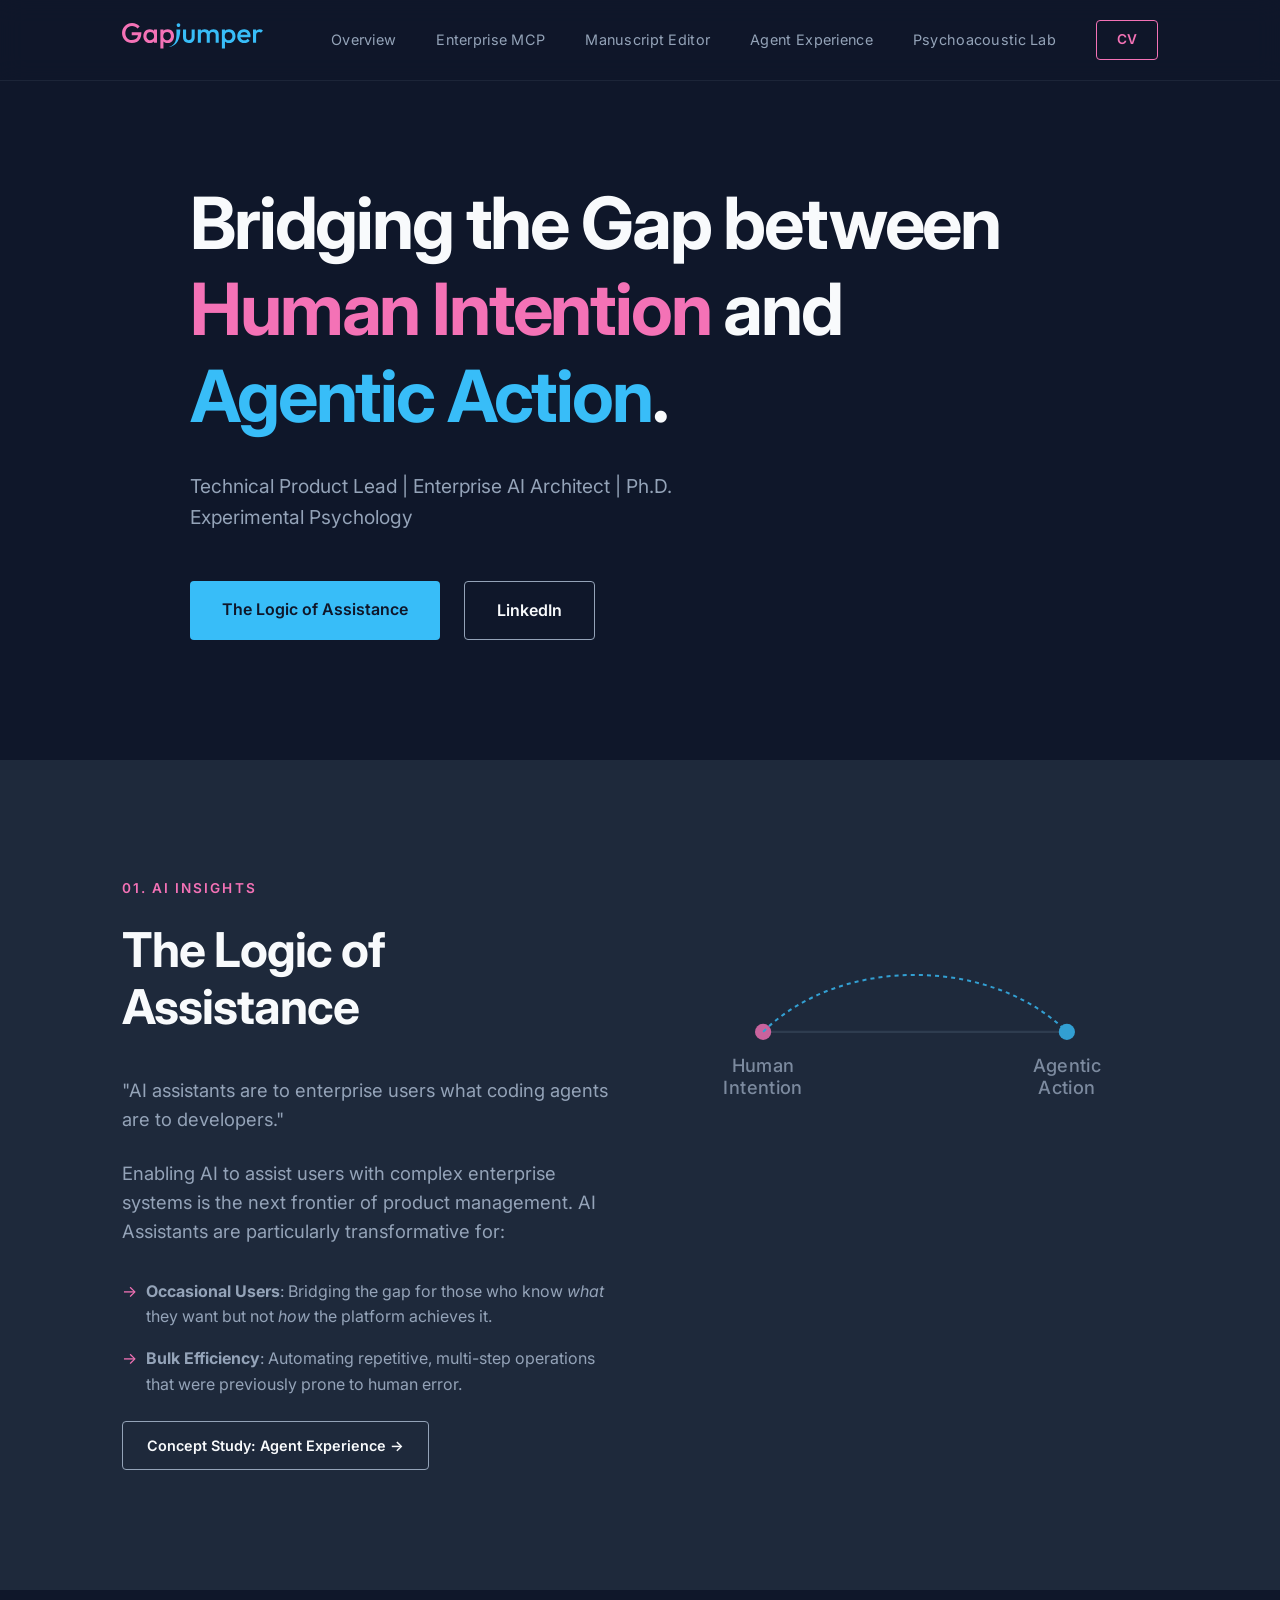
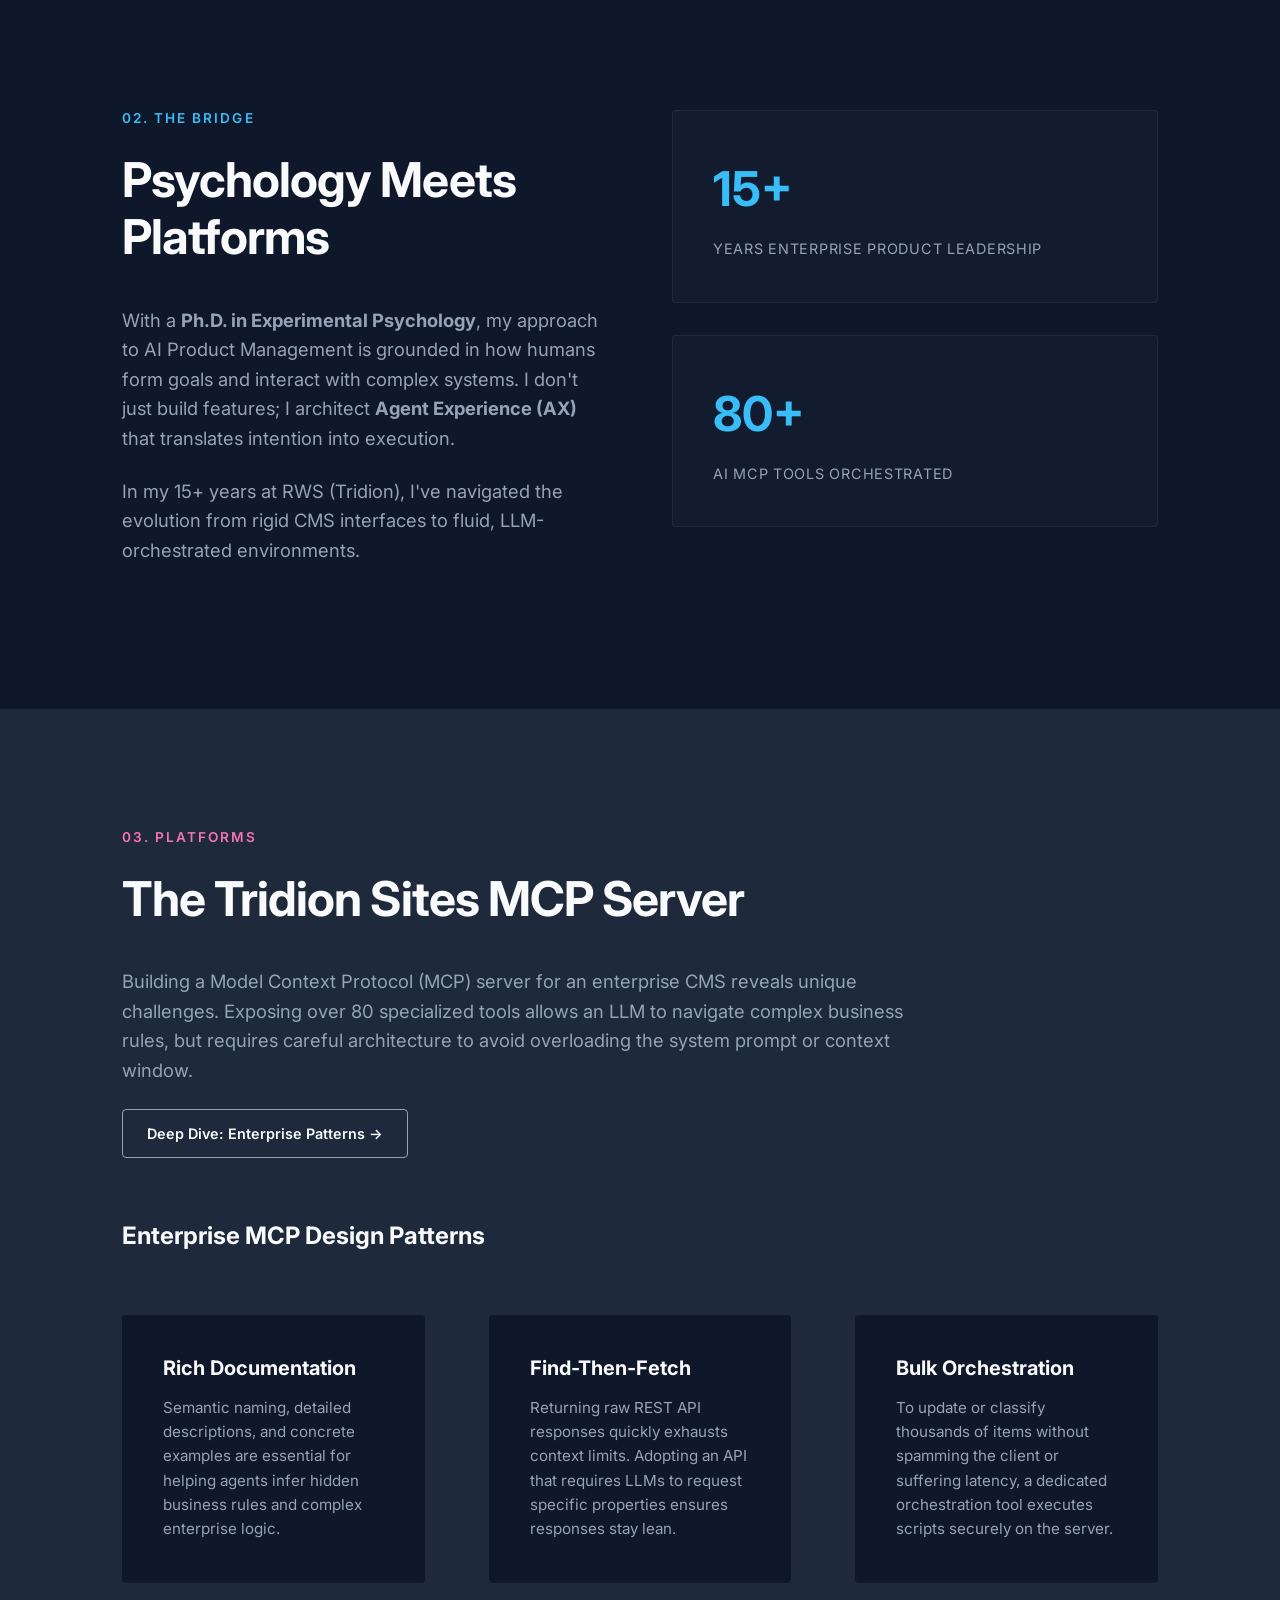
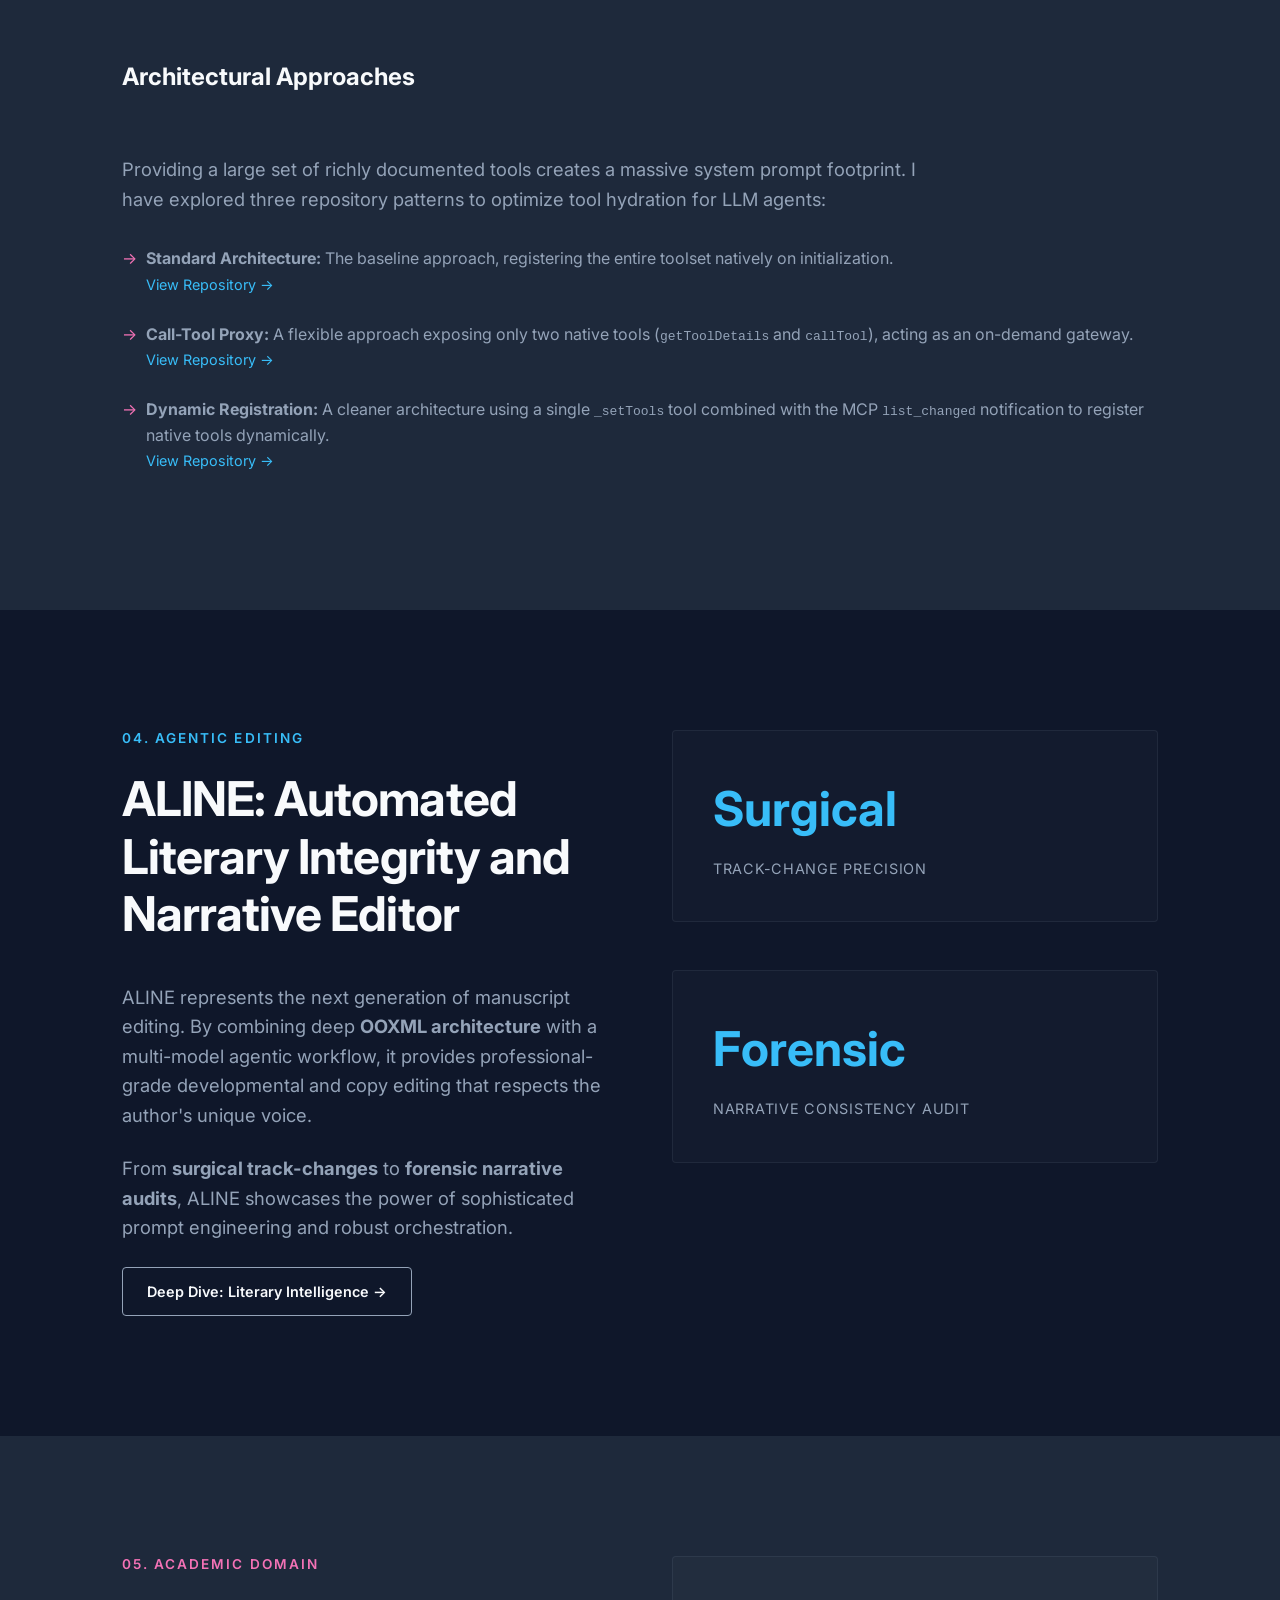
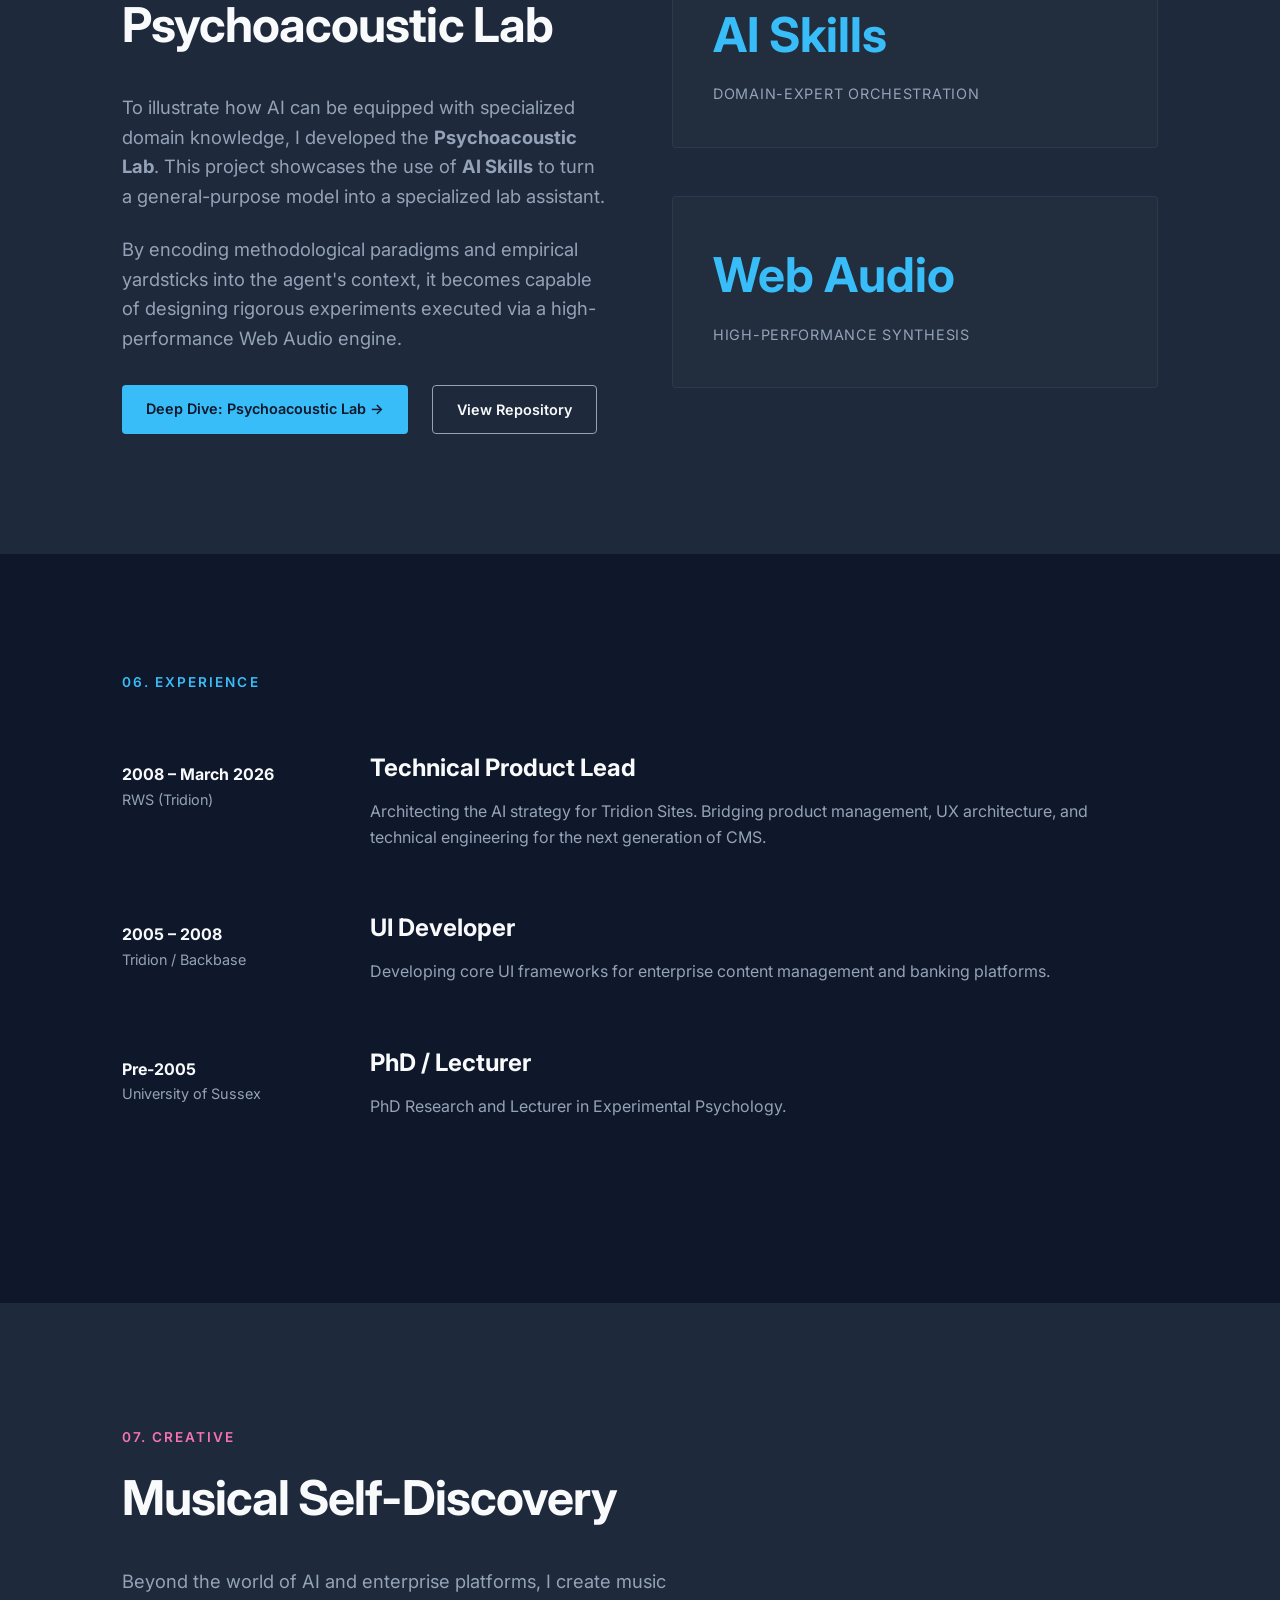
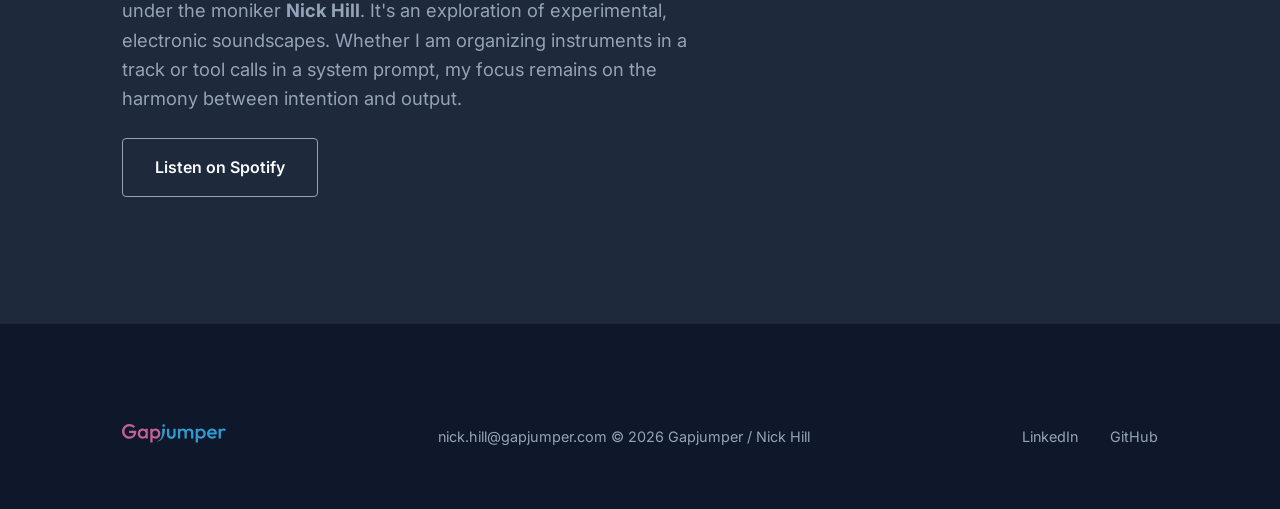
<file: index.html>
<!DOCTYPE html>
<html lang="en">

<head>
    <meta charset="UTF-8">
    <meta name="viewport" content="width=device-width, initial-scale=1.0">
    <title>Gapjumper | Nick Hill - AI Product Management</title>
    <meta name="description"
        content="Nick Hill: Technical Product Lead specialized in Enterprise AI, Agentic Orchestration, and Human Factors. Ph.D. in Experimental Psychology.">
    <link rel="preconnect" href="https://fonts.googleapis.com">
    <link rel="preconnect" href="https://fonts.gstatic.com" crossorigin>
    <link href="https://fonts.googleapis.com/css2?family=Inter:wght@300;400;600;700&display=swap" rel="stylesheet">
    <link rel="stylesheet" href="styles.css">
</head>

<body>
    <header class="header">
        <div class="container header-inner">
            <a href="#" class="logo">
                <img src="Media/Gapjumper.svg" alt="Gapjumper" width="141">
            </a>
            <button class="menu-toggle" id="menuToggle" aria-label="Toggle Menu">
                <span></span>
                <span></span>
                <span></span>
            </button>
            <nav class="nav" id="mainNav">
                <a href="#" class="nav-link">Overview</a>
                <a href="enterprise-mcp.html" class="nav-link">Enterprise MCP</a>
                <a href="aline-manuscript-editor.html" class="nav-link">Manuscript Editor</a>
                <a href="agent-experience.html" class="nav-link">Agent Experience</a>
                <a href="psychoacoustic-lab.html" class="nav-link">Psychoacoustic Lab</a>
                <a href="Nick Hill - Resume.pdf" class="nav-cta" download>CV</a>
            </nav>
        </div>
    </header>

    <main>
        <section id="hero" class="hero">
            <div class="container">
                <h1 class="hero-title">Bridging the Gap between <span class="text-pink">Human Intention</span> and <span
                        class="text-blue">Agentic Action</span>.</h1>
                <p class="hero-subtitle">Technical Product Lead | Enterprise AI Architect | Ph.D. Experimental
                    Psychology</p>
                <div class="hero-cta">
                    <a href="#logic" class="btn btn-primary">The Logic of Assistance</a>
                    <a href="https://www.linkedin.com/in/nick-hill-7a7918400" target="_blank"
                        class="btn btn-outline">LinkedIn</a>
                </div>
            </div>
        </section>

        <section id="logic" class="section bg-midnight-soft">
            <div class="container">
                <div class="grid col-2">
                    <div class="section-content">
                        <h2 class="section-tag text-pink">01. AI Insights</h2>
                        <h3 class="section-title">The Logic of Assistance</h3>
                        <p class="section-text">
                            "AI assistants are to enterprise users what coding agents are to developers."
                        </p>
                        <p class="section-text">
                            Enabling AI to assist users with complex enterprise systems is the next frontier of product
                            management. AI Assistants are particularly transformative for:
                        </p>
                        <ul class="feature-list">
                            <li><strong>Occasional Users</strong>: Bridging the gap for those who know <em>what</em>
                                they want but not <em>how</em> the platform achieves it.</li>
                            <li><strong>Bulk Efficiency</strong>: Automating repetitive, multi-step operations that were
                                previously prone to human error.</li>
                        </ul>
                        <div class="m-t-2" style="margin-top: 1.5rem;">
                            <a href="agent-experience.html" class="btn btn-outline"
                                style="padding: 0.75rem 1.5rem; font-size: 0.9rem;">Concept Study: Agent Experience
                                →</a>
                        </div>
                    </div>
                    <div class="section-visual">
                        <div class="abstract-visual">
                            <!-- Minimalist bridge concept -->
                            <svg viewBox="-40 0 480 300" fill="none" xmlns="http://www.w3.org/2000/svg">
                                <path d="M50 150H350" stroke="#334155" stroke-width="2" />
                                <circle cx="50" cy="150" r="8" fill="#f472b6" />
                                <circle cx="350" cy="150" r="8" fill="#38bdf8" />
                                <path d="M50 150C125 75 275 75 350 150" stroke="#38bdf8" stroke-width="2"
                                    stroke-dasharray="4 4" />
                                <!-- Keep <text> and <tspan> on a single line to prevent whitespace-induced alignment offsets -->
                                <text x="50" y="190" fill="#94a3b8" class="visual-label" text-anchor="middle"><tspan x="50" dy="0">Human</tspan><tspan x="50" dy="1.2em">Intention</tspan></text>
                                <text x="350" y="190" fill="#94a3b8" class="visual-label" text-anchor="middle"><tspan x="350" dy="0">Agentic</tspan><tspan x="350" dy="1.2em">Action</tspan></text>
                            </svg>
                        </div>
                    </div>
                </div>
            </div>
        </section>

        <section id="about" class="section">
            <div class="container">
                <div class="grid col-2 reverse">
                    <div class="section-content">
                        <h2 class="section-tag text-blue">02. The Bridge</h2>
                        <h3 class="section-title">Psychology Meets Platforms</h3>
                        <p class="section-text">
                            With a <strong>Ph.D. in Experimental Psychology</strong>, my approach to AI Product
                            Management is grounded in how humans form goals and interact with complex systems. I don't
                            just build features; I architect
                            <strong>Agent Experience (AX)</strong> that translates intention into execution.
                        </p>
                        <p class="section-text">
                            In my 15+ years at RWS (Tridion), I've navigated the evolution from rigid CMS interfaces to
                            fluid, LLM-orchestrated environments.
                        </p>
                    </div>
                    <div class="section-visual">
                        <!-- Abstract psychology/AI visual -->
                        <div class="stat-card">
                            <span class="stat-number">15+</span>
                            <span class="stat-label">Years Enterprise Product Leadership</span>
                        </div>
                        <div class="stat-card">
                            <span class="stat-number">80+</span>
                            <span class="stat-label">AI MCP Tools Orchestrated</span>
                        </div>
                    </div>
                </div>
            </div>
        </section>

        <section id="mcp" class="section bg-midnight-soft">
            <div class="container">
                <h2 class="section-tag text-pink">03. Platforms</h2>
                <h3 class="section-title">The Tridion Sites MCP Server</h3>
                <p class="section-text max-w-xl">
                    Building a Model Context Protocol (MCP) server for an enterprise CMS reveals unique challenges.
                    Exposing over 80 specialized tools allows an LLM to navigate complex business rules, but requires
                    careful architecture to avoid overloading the system prompt or context window.
                </p>
                <div class="m-t-2">
                    <a href="enterprise-mcp.html" class="btn btn-outline"
                        style="padding: 0.75rem 1.5rem; font-size: 0.9rem;">Deep Dive: Enterprise Patterns →</a>
                </div>

                <h4 class="m-t-4 m-b-4" style="font-size: 1.5rem; color: var(--text-primary);">Enterprise MCP Design
                    Patterns</h4>
                <div class="grid col-3">
                    <div class="card">
                        <h4 class="card-title">Rich Documentation</h4>
                        <p class="card-text">Semantic naming, detailed descriptions, and concrete examples
                            are essential for helping agents infer hidden business rules and complex enterprise logic.
                        </p>
                    </div>
                    <div class="card">
                        <h4 class="card-title">Find-Then-Fetch</h4>
                        <p class="card-text">Returning raw REST API responses quickly exhausts context limits. Adopting
                            an API that requires LLMs to request specific properties ensures responses stay lean.</p>
                    </div>
                    <div class="card">
                        <h4 class="card-title">Bulk Orchestration</h4>
                        <p class="card-text">To update or classify thousands of items without spamming the client or
                            suffering latency, a dedicated orchestration tool executes scripts securely on the server.
                        </p>
                    </div>
                </div>

                <h4 class="m-t-4 m-b-4" style="font-size: 1.5rem; color: var(--text-primary); margin-top: 5rem;">
                    Architectural Approaches</h4>
                <p class="section-text max-w-xl">
                    Providing a large set of richly documented tools creates a massive system prompt footprint. I have
                    explored three repository patterns to optimize tool hydration for LLM agents:
                </p>

                <ul class="feature-list m-t-4">
                    <li>
                        <strong>Standard Architecture:</strong> The baseline approach, registering the entire toolset
                        natively on initialization.<br>
                        <a href="https://github.com/nick-ian-hill/tridion-sites-mcp-server" target="_blank"
                            class="text-blue" style="font-size: 0.9em;">View Repository →</a>
                    </li>
                    <li style="margin-top: 1.5rem;">
                        <strong>Call-Tool Proxy:</strong> A flexible approach exposing only two native tools
                        (<code>getToolDetails</code> and <code>callTool</code>), acting as an on-demand gateway.<br>
                        <a href="https://github.com/nick-ian-hill/tridion-sites-mcp-optimized" target="_blank"
                            class="text-blue" style="font-size: 0.9em;">View Repository →</a>
                    </li>
                    <li style="margin-top: 1.5rem;">
                        <strong>Dynamic Registration:</strong> A cleaner architecture using a single
                        <code>_setTools</code> tool combined with the MCP <code>list_changed</code> notification to
                        register native tools dynamically.<br>
                        <a href="https://github.com/nick-ian-hill/tridion-sites-mcp-dynamic" target="_blank"
                            class="text-blue" style="font-size: 0.9em;">View Repository →</a>
                    </li>
                </ul>

            </div>
        </section>

        <section id="aline" class="section">
            <div class="container">
                <div class="grid col-2 reverse">
                    <div class="section-content">
                        <h2 class="section-tag text-blue">04. Agentic Editing</h2>
                        <h3 class="section-title">ALINE: Automated Literary Integrity and Narrative Editor</h3>
                        <p class="section-text">
                            ALINE represents the next generation of manuscript editing. By combining deep 
                            <strong>OOXML architecture</strong> with a multi-model agentic workflow, it provides 
                            professional-grade developmental and copy editing that respects the author's unique voice.
                        </p>
                        <p class="section-text">
                            From <strong>surgical track-changes</strong> to <strong>forensic narrative audits</strong>, 
                            ALINE showcases the power of sophisticated prompt engineering and robust orchestration.
                        </p>
                        <div class="m-t-2" style="margin-top: 1.5rem;">
                            <a href="aline-manuscript-editor.html" class="btn btn-outline"
                                style="padding: 0.75rem 1.5rem; font-size: 0.9rem;">Deep Dive: Literary Intelligence →</a>
                        </div>
                    </div>
                    <div class="section-visual">
                        <div class="stat-card">
                            <span class="stat-number">Surgical</span>
                            <span class="stat-label">Track-Change Precision</span>
                        </div>
                        <div class="stat-card" style="margin-top: 1rem;">
                            <span class="stat-number">Forensic</span>
                            <span class="stat-label">Narrative Consistency Audit</span>
                        </div>
                    </div>
                </div>
            </div>
        </section>

        <section id="academic" class="section bg-midnight-soft">
            <div class="container">
                <div class="grid col-2">
                    <div class="section-content">
                        <h2 class="section-tag text-pink">05. Academic Domain</h2>
                        <h3 class="section-title">Psychoacoustic Lab</h3>
                        <p class="section-text">
                            To illustrate how AI can be equipped with specialized domain knowledge, I developed the
                            <strong>Psychoacoustic Lab</strong>. This project showcases the use of <strong>AI
                                Skills</strong> to turn a general-purpose model into a specialized lab assistant.
                        </p>
                        <p class="section-text">
                            By encoding methodological paradigms and empirical yardsticks into the agent's context, it
                            becomes capable of designing rigorous experiments executed via a high-performance Web Audio
                            engine.
                        </p>

                        <div class="hero-cta m-t-2" style="margin-top: 2rem;">
                            <a href="psychoacoustic-lab.html" class="btn btn-primary"
                                style="padding: 0.75rem 1.5rem; font-size: 0.9rem;">Deep Dive: Psychoacoustic Lab →</a>
                            <a href="https://github.com/nick-ian-hill/psychoacoustic-lab" target="_blank"
                                class="btn btn-outline" style="padding: 0.75rem 1.5rem; font-size: 0.9rem;">View
                                Repository</a>
                        </div>
                    </div>
                    <div class="section-visual">
                        <div class="stat-card">
                            <span class="stat-number">AI Skills</span>
                            <span class="stat-label">Domain-Expert Orchestration</span>
                        </div>
                        <div class="stat-card" style="margin-top: 1rem;">
                            <span class="stat-number">Web Audio</span>
                            <span class="stat-label">High-Performance Synthesis</span>
                        </div>
                    </div>
                </div>
            </div>
        </section>

        <section id="experience" class="section">
            <div class="container">
                <h2 class="section-tag text-blue">06. Experience</h2>
                <div class="timeline">
                    <div class="timeline-item">
                        <div class="timeline-meta">
                            <span class="timeline-date">2008 – March 2026</span>
                            <span class="timeline-org">RWS (Tridion)</span>
                        </div>
                        <div class="timeline-content">
                            <h4 class="timeline-title">Technical Product Lead</h4>
                            <p>Architecting the AI strategy for Tridion Sites. Bridging product management, UX
                                architecture, and technical engineering for the next generation of CMS.</p>
                        </div>
                    </div>
                    <div class="timeline-item">
                        <div class="timeline-meta">
                            <span class="timeline-date">2005 – 2008</span>
                            <span class="timeline-org">Tridion / Backbase</span>
                        </div>
                        <div class="timeline-content">
                            <h4 class="timeline-title">UI Developer</h4>
                            <p>Developing core UI frameworks for enterprise content management and banking platforms.
                            </p>
                        </div>
                    </div>
                    <div class="timeline-item">
                        <div class="timeline-meta">
                            <span class="timeline-date">Pre-2005</span>
                            <span class="timeline-org">University of Sussex</span>
                        </div>
                        <div class="timeline-content">
                            <h4 class="timeline-title">PhD / Lecturer</h4>
                            <p>PhD Research and Lecturer in Experimental Psychology.</p>
                        </div>
                    </div>
                </div>
            </div>
        </section>

        <section id="creative" class="section bg-midnight-soft">
            <div class="container creative-inner">
                <div class="section-content">
                    <h2 class="section-tag text-pink">07. Creative</h2>
                    <h3 class="section-title">Musical Self-Discovery</h3>
                    <p class="section-text">
                        Beyond the world of AI and enterprise platforms, I create music under the moniker <strong>Nick
                            Hill</strong>. It's an exploration of experimental, electronic soundscapes. Whether I am
                        organizing instruments in a track or tool calls in a system prompt, my focus remains on the
                        harmony between intention and output.
                    </p>
                    <a href="https://open.spotify.com/artist/5lrTa8wjxImDk8HFyNfx5L" target="_blank"
                        class="btn btn-outline">Listen on Spotify</a>
                </div>
                <div class="section-visual">
                    <iframe style="border-radius:12px"
                        src="https://open.spotify.com/embed/artist/5lrTa8wjxImDk8HFyNfx5L?utm_source=generator&theme=0"
                        width="100%" height="380" frameBorder="0" allowfullscreen=""
                        allow="autoplay; clipboard-write; encrypted-media; fullscreen; picture-in-picture"
                        loading="lazy"></iframe>
                </div>
            </div>
        </section>

        <footer class="footer">
            <div class="container footer-inner">
                <div class="footer-logo">
                    <img src="Media/Gapjumper.svg" alt="Gapjumper" width="104" style="opacity: 0.8;">
                </div>
                <div class="footer-contact">
                    <a href="mailto:nick.hill@gapjumper.com">nick.hill@gapjumper.com</a>
                    <span>&copy; 2026 Gapjumper / Nick Hill</span>
                </div>
                <div class="footer-social">
                    <a href="https://www.linkedin.com/in/nick-hill-7a7918400" target="_blank">LinkedIn</a>
                    <a href="https://github.com/nick-ian-hill" target="_blank">GitHub</a>
                </div>
            </div>
        </footer>
    </main>

    <script src="script.js"></script>
</body>

</html>
</file>
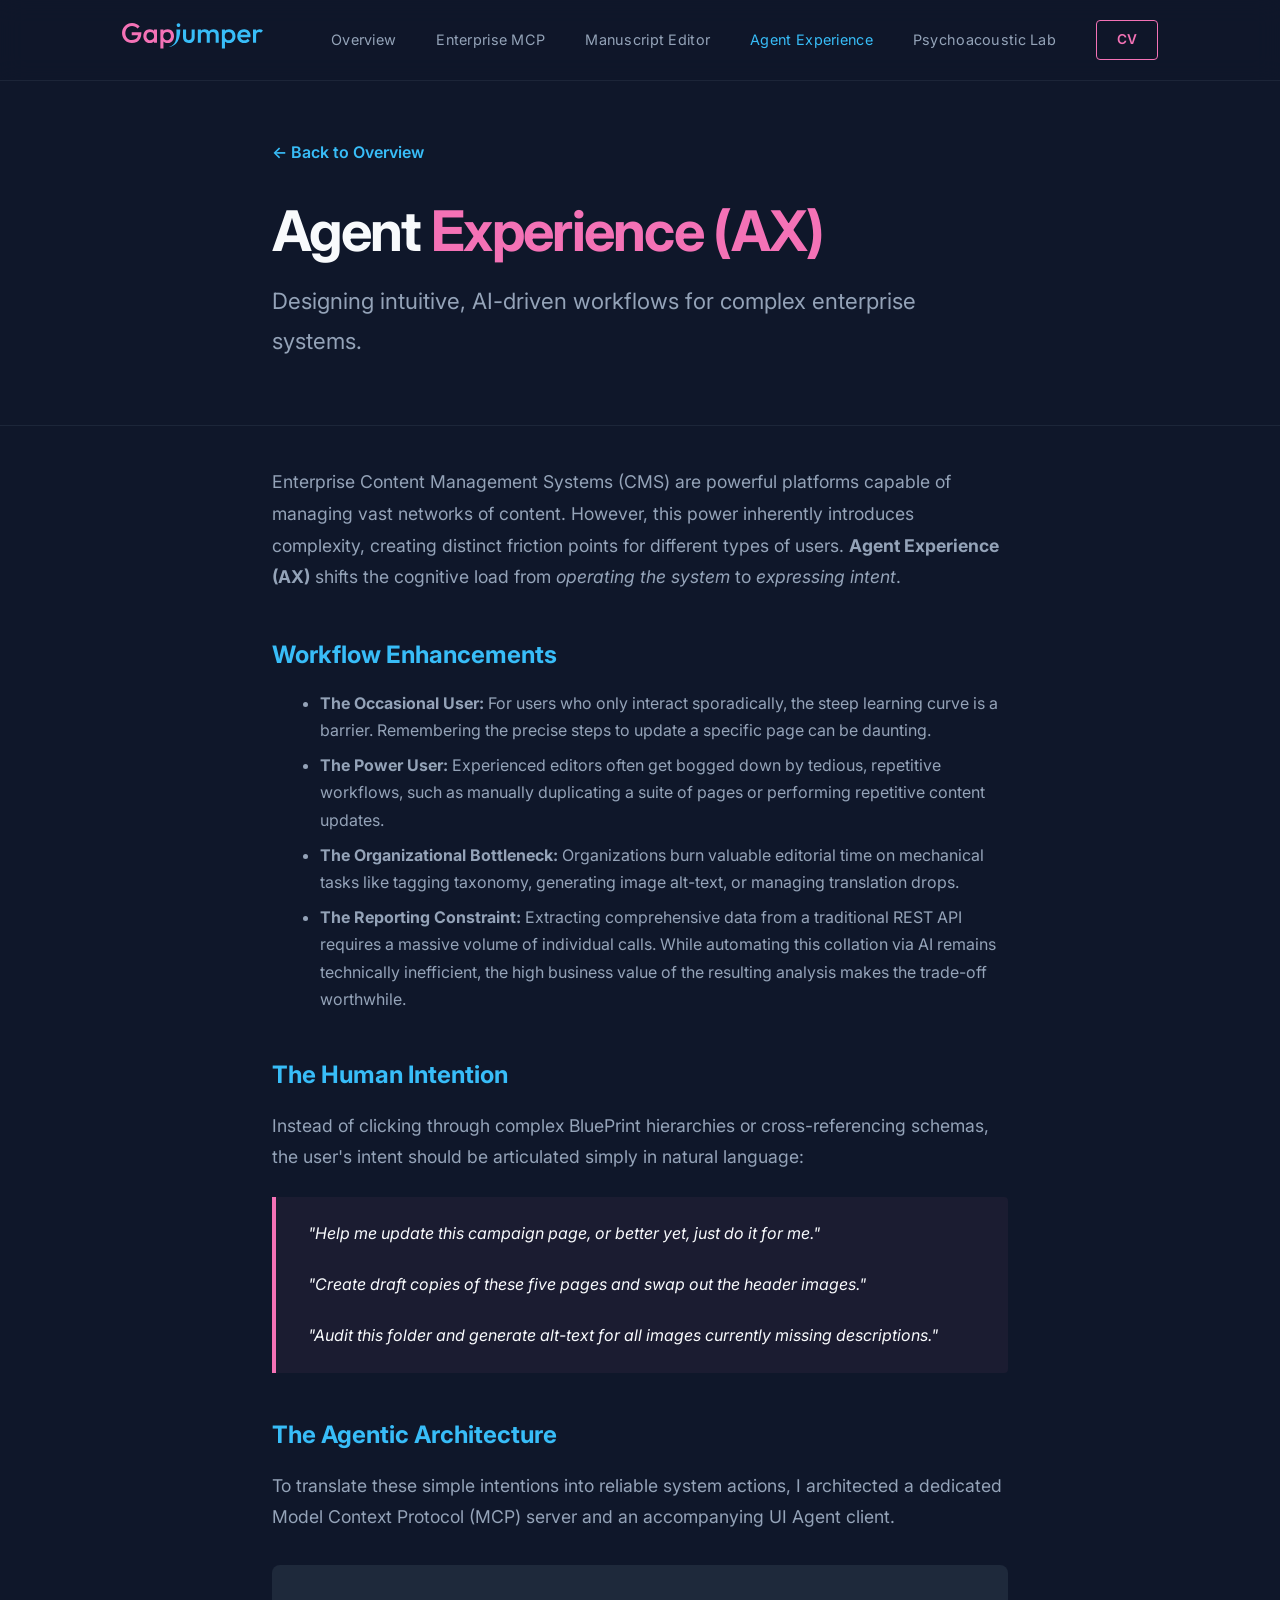
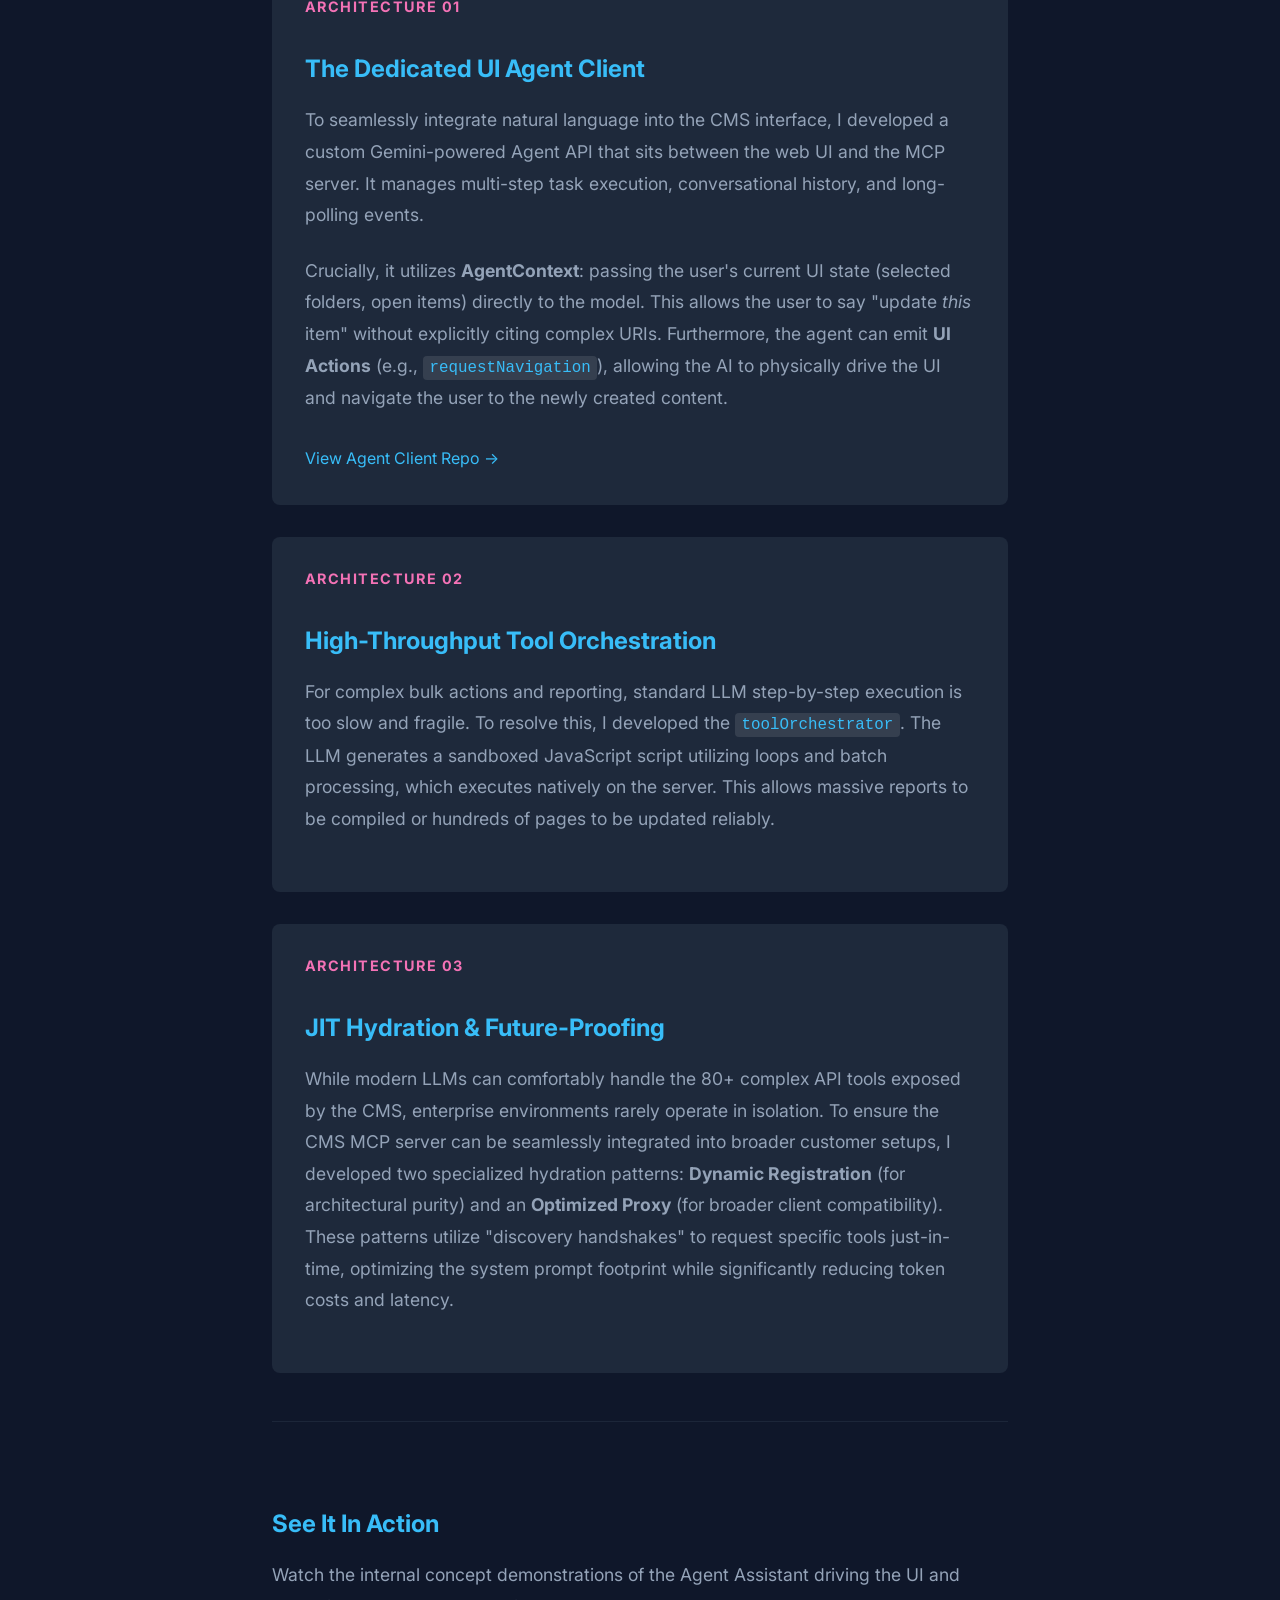
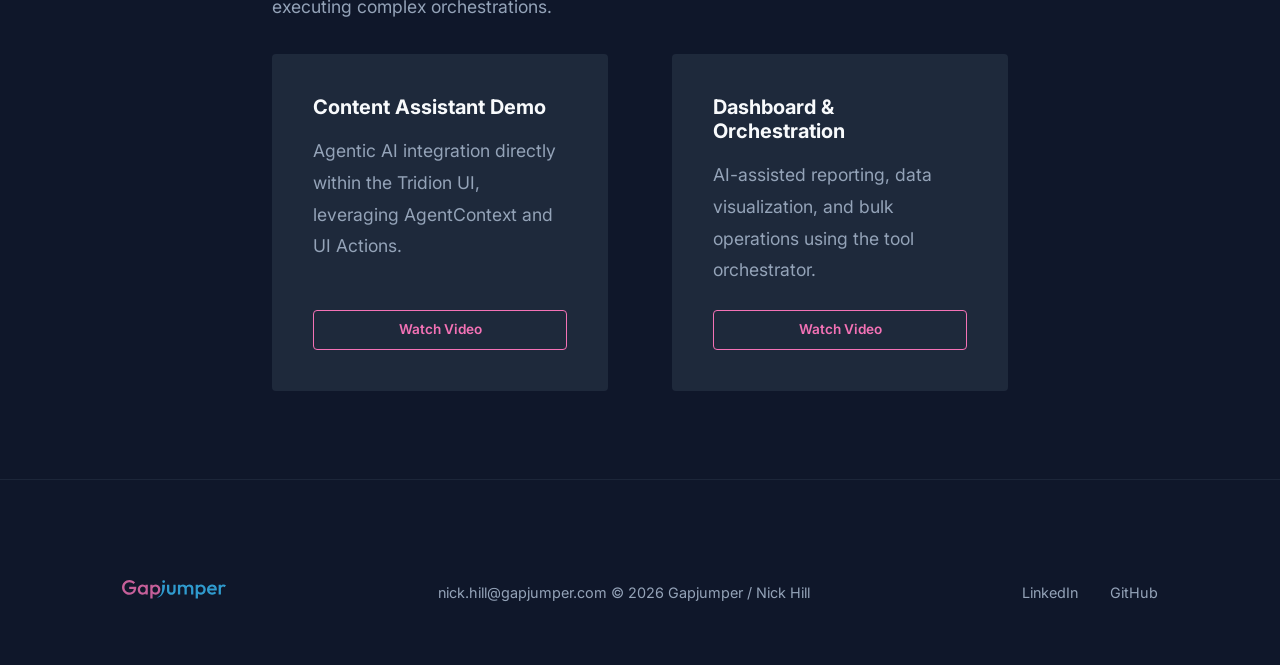
<file: agent-experience.html>
<!DOCTYPE html>
<html lang="en">

<head>
    <meta charset="UTF-8">
    <meta name="viewport" content="width=device-width, initial-scale=1.0">
    <title>Agent Experience (AX) | Nick Hill</title>
    <meta name="description"
        content="Bridging Human Intention and System Complexity: A Concept Study on Agent Experience (AX) in Enterprise CMS.">
    <link rel="preconnect" href="https://fonts.googleapis.com">
    <link rel="preconnect" href="https://fonts.gstatic.com" crossorigin>
    <link href="https://fonts.googleapis.com/css2?family=Inter:wght@300;400;600;700&display=swap" rel="stylesheet">
    <link rel="stylesheet" href="styles.css">
</head>

<body>
    <header class="header">
        <div class="container header-inner">
            <a href="index.html" class="logo">
                <img src="Media/Gapjumper.svg" alt="Gapjumper" width="141">
            </a>
            <button class="menu-toggle" id="menuToggle" aria-label="Toggle Menu">
                <span></span>
                <span></span>
                <span></span>
            </button>
            <nav class="nav" id="mainNav">
                <a href="index.html" class="nav-link">Overview</a>
                <a href="enterprise-mcp.html" class="nav-link">Enterprise MCP</a>
                <a href="aline-manuscript-editor.html" class="nav-link">Manuscript Editor</a>
                <a href="agent-experience.html" class="nav-link active" style="color: var(--accent-blue);">Agent
                    Experience</a>
                <a href="psychoacoustic-lab.html" class="nav-link">Psychoacoustic Lab</a>
                <a href="Nick Hill - Resume.pdf" class="nav-cta" download>CV</a>
            </nav>
        </div>
    </header>

    <main>
        <article class="article-content">
            <section class="article-hero">
                <div class="container-sm">
                    <a href="index.html" class="back-link">← Back to Overview</a>
                    <h1 class="hero-title" style="font-size: clamp(2rem, 5vw, 3.5rem); margin-bottom: 1rem;">Agent
                        <span class="text-pink">Experience (AX)</span>
                    </h1>
                    <p class="section-text" style="font-size: 1.4rem; max-width: 100%;">Designing intuitive, AI-driven
                        workflows for complex enterprise systems.</p>
                </div>
            </section>

            <section class="article-section">
                <div class="container-sm">
                    <p>Enterprise Content Management Systems (CMS) are powerful platforms capable of managing vast
                        networks of content. However, this power inherently introduces complexity, creating distinct
                        friction points for different types of users. <strong>Agent Experience (AX)</strong> shifts the
                        cognitive load from <em>operating the system</em> to <em>expressing intent</em>.</p>

                    <div style="margin: 3rem 0;">
                        <h3>Workflow Enhancements</h3>
                        <ul style="margin-left: 1.5rem; margin-bottom: 2rem;">
                            <li style="margin-bottom: 0.5rem;"><strong>The Occasional User:</strong> For users who only
                                interact sporadically, the steep learning curve is a barrier. Remembering the precise
                                steps to update a specific page can be daunting.</li>
                            <li style="margin-bottom: 0.5rem;"><strong>The Power User:</strong> Experienced editors
                                often get bogged down by tedious, repetitive workflows, such as manually duplicating a
                                suite of pages or performing repetitive content updates.</li>
                            <li style="margin-bottom: 0.5rem;"><strong>The Organizational Bottleneck:</strong>
                                Organizations burn valuable editorial time on mechanical tasks like tagging taxonomy,
                                generating image alt-text, or managing translation drops.</li>
                            <li style="margin-bottom: 0.5rem;"><strong>The Reporting Constraint:</strong> Extracting
                                comprehensive data from a traditional REST API requires a massive volume of individual
                                calls. While automating this collation via AI remains technically inefficient, the high
                                business value of the resulting analysis makes the trade-off worthwhile.</li>
                        </ul>
                    </div>

                    <div style="margin: 3rem 0;">
                        <h3>The Human Intention</h3>
                        <p>Instead of clicking through complex BluePrint hierarchies or cross-referencing schemas, the
                            user's intent should be articulated simply in natural language:</p>
                        <blockquote style="margin-top: 1rem; margin-bottom: 1rem;">
                            "Help me update this campaign page, or better yet, just do it for me."<br><br>
                            "Create draft copies of these five pages and swap out the header images."<br><br>
                            "Audit this folder and generate alt-text for all images currently missing descriptions."
                        </blockquote>
                    </div>

                    <div style="margin: 3rem 0;">
                        <h3>The Agentic Architecture</h3>
                        <p>To translate these simple intentions into reliable system actions, I architected a dedicated
                            Model Context Protocol (MCP) server and an accompanying UI Agent client.</p>

                        <div class="pattern-card" style="margin-top: 2rem;">
                            <h4>Architecture 01</h4>
                            <h3>The Dedicated UI Agent Client</h3>
                            <p>To seamlessly integrate natural language into the CMS interface, I developed a custom
                                Gemini-powered Agent API that sits between the web UI and the MCP server. It manages
                                multi-step task execution, conversational history, and long-polling events.</p>
                            <p>Crucially, it utilizes <strong>AgentContext</strong>: passing the user's current UI state
                                (selected folders, open items) directly to the model. This allows the user to say
                                "update <em>this</em> item" without explicitly citing complex URIs. Furthermore, the
                                agent can emit <strong>UI Actions</strong> (e.g., <code>requestNavigation</code>),
                                allowing the AI to physically drive the UI and navigate the user to the newly created
                                content.</p>
                            <a href="https://github.com/nick-ian-hill/tridion-sites-mcp-server/tree/main/src/agent"
                                target="_blank" class="text-blue"
                                style="display: inline-block; margin-top: 0.5rem;">View Agent Client Repo →</a>
                        </div>

                        <div class="pattern-card">
                            <h4>Architecture 02</h4>
                            <h3>High-Throughput Tool Orchestration</h3>
                            <p>For complex bulk actions and reporting, standard LLM step-by-step execution is too slow
                                and fragile. To resolve this, I developed the <code>toolOrchestrator</code>. The LLM
                                generates a sandboxed JavaScript script utilizing loops and batch processing, which
                                executes natively on the server. This allows massive reports to be compiled or hundreds
                                of pages to be updated reliably.</p>
                        </div>

                        <div class="pattern-card">
                            <h4>Architecture 03</h4>
                            <h3>JIT Hydration & Future-Proofing</h3>
                            <p>While modern LLMs can comfortably handle the 80+ complex API tools exposed by the CMS,
                                enterprise environments rarely operate in isolation. To ensure the CMS MCP server can be
                                seamlessly integrated into broader customer setups, I developed two specialized
                                hydration patterns: <strong>Dynamic Registration</strong> (for architectural purity) and
                                an <strong>Optimized Proxy</strong> (for broader client compatibility). These patterns
                                utilize "discovery handshakes" to request specific tools just-in-time, optimizing the
                                system prompt footprint while significantly reducing token costs and latency.</p>
                        </div>
                    </div>

                    <div style="margin: 3rem 0; border-top: 1px solid var(--border-color); padding-top: 3rem;">
                        <h3>See It In Action</h3>
                        <p style="margin-bottom: 2rem;">Watch the internal concept demonstrations of the Agent Assistant
                            driving the UI and executing complex orchestrations.</p>

                        <div class="grid col-2">
                            <div class="card">
                                <h4 class="card-title">Content Assistant Demo</h4>
                                <p class="card-text" style="margin-bottom: 1.5rem;">Agentic AI integration directly
                                    within the Tridion UI, leveraging AgentContext and UI Actions.</p>
                                <a href="https://drive.google.com/file/d/1m6q9JKFM-xRsma77uS-lG1f06rWkImeQ/view?usp=drive_link"
                                    target="_blank" class="nav-cta"
                                    style="display: inline-block; text-align: center; width: 100%; margin-top: auto;">Watch
                                    Video</a>
                            </div>
                            <div class="card">
                                <h4 class="card-title">Dashboard & Orchestration</h4>
                                <p class="card-text" style="margin-bottom: 1.5rem;">AI-assisted reporting, data
                                    visualization, and bulk operations using the tool orchestrator.</p>
                                <a href="https://drive.google.com/file/d/1_nXNc7vvsw1zum2jmiMLq82EfIChjzm-/view?usp=drive_link"
                                    target="_blank" class="nav-cta"
                                    style="display: inline-block; text-align: center; width: 100%; margin-top: auto;">Watch
                                    Video</a>
                            </div>
                        </div>
                    </div>

                </div>
            </section>
        </article>

        <footer class="footer">
            <div class="container footer-inner">
                <div class="footer-logo">
                    <img src="Media/Gapjumper.svg" alt="Gapjumper" width="104" style="opacity: 0.8;">
                </div>
                <div class="footer-contact">
                    <a href="mailto:nick.hill@gapjumper.com">nick.hill@gapjumper.com</a>
                    <span>&copy; 2026 Gapjumper / Nick Hill</span>
                </div>
                <div class="footer-social">
                    <a href="https://www.linkedin.com/in/nick-hill-7a7918400" target="_blank">LinkedIn</a>
                    <a href="https://github.com/nick-ian-hill" target="_blank">GitHub</a>
                </div>
            </div>
        </footer>
    </main>

    <script src="script.js"></script>
</body>

</html>
</file>
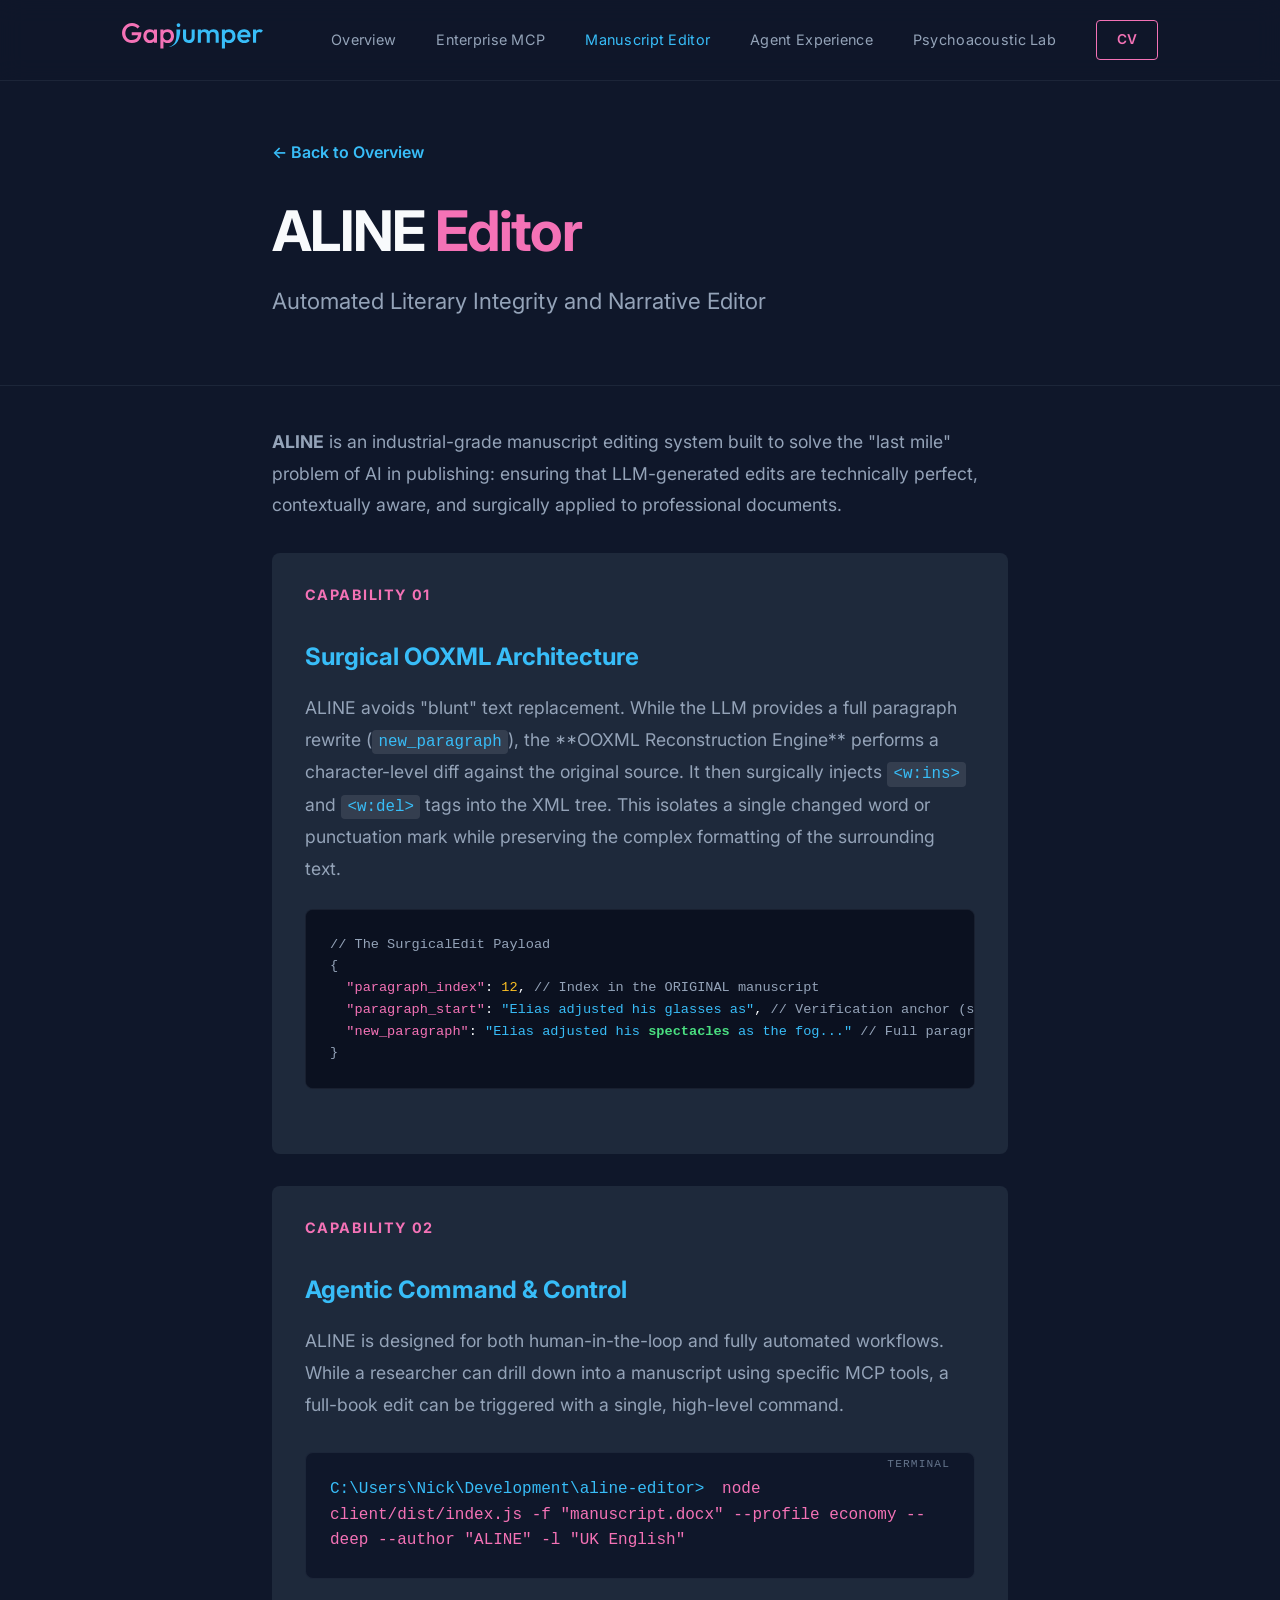
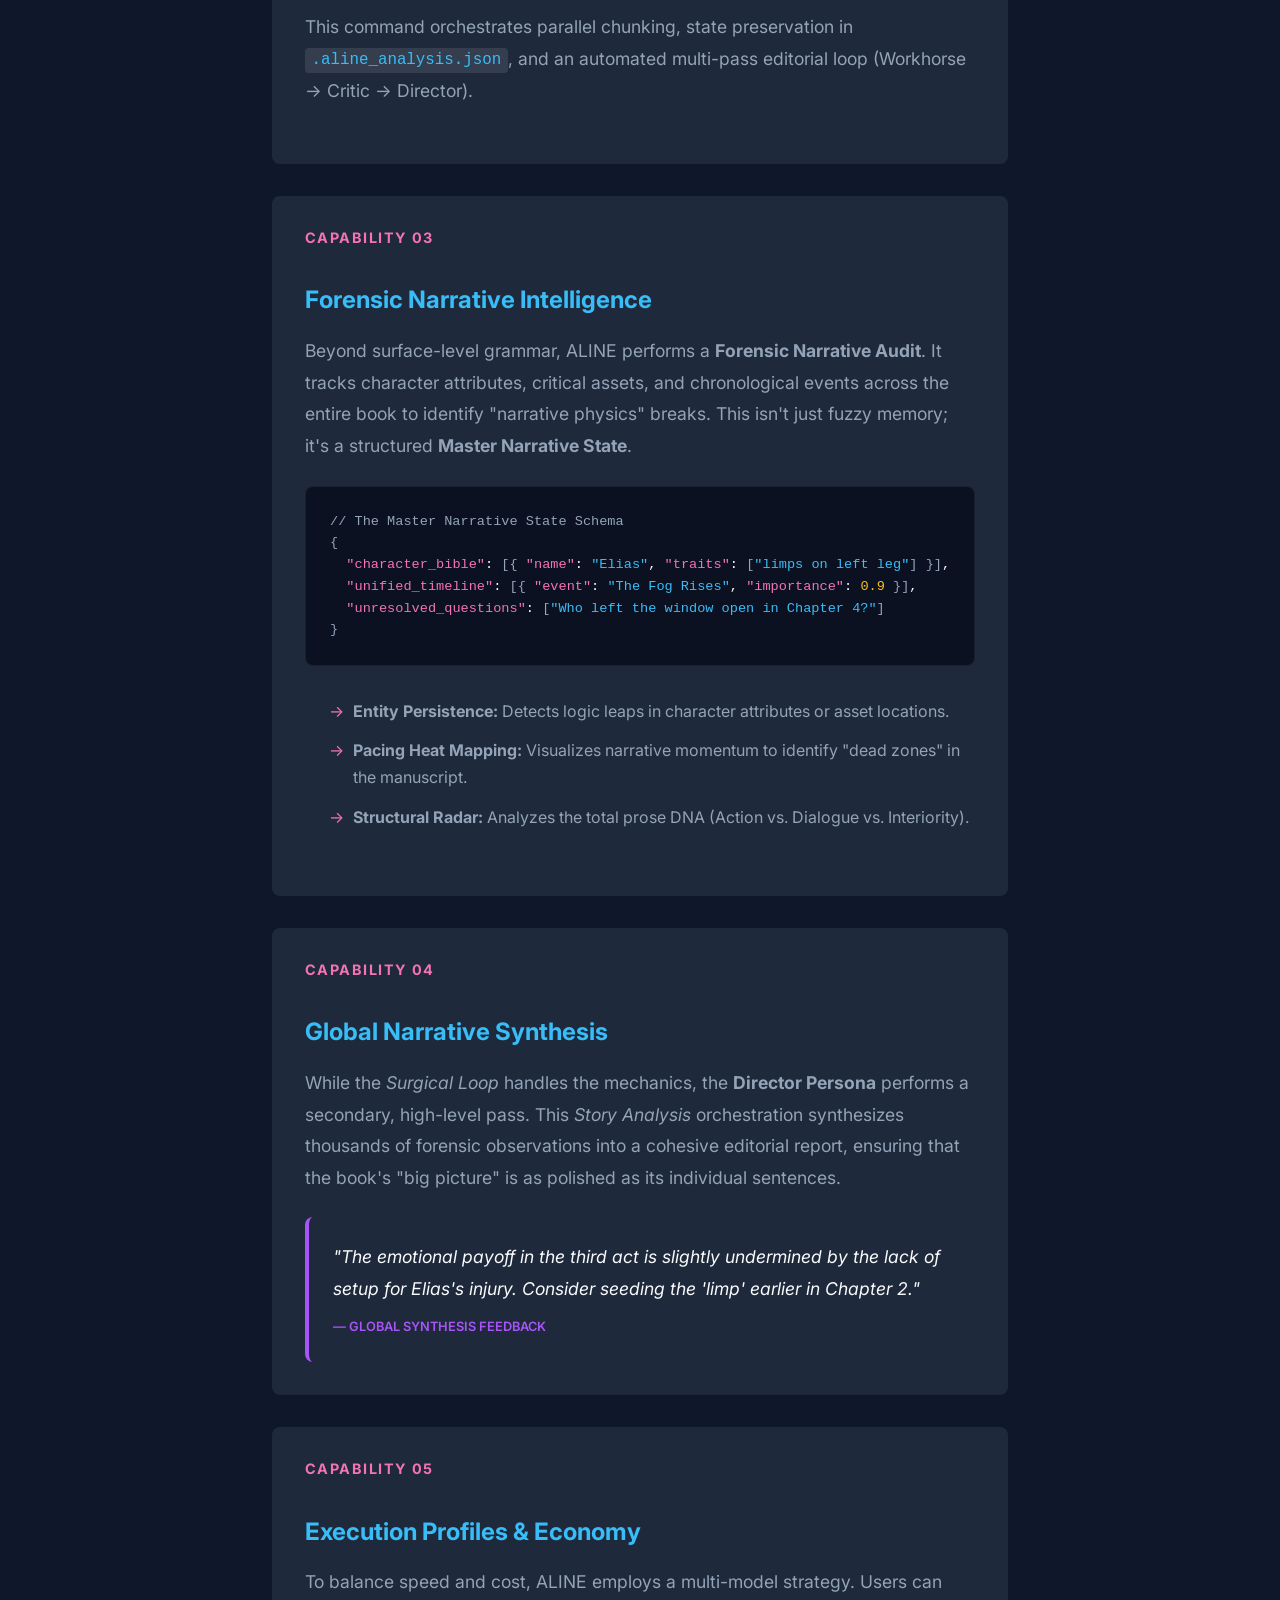
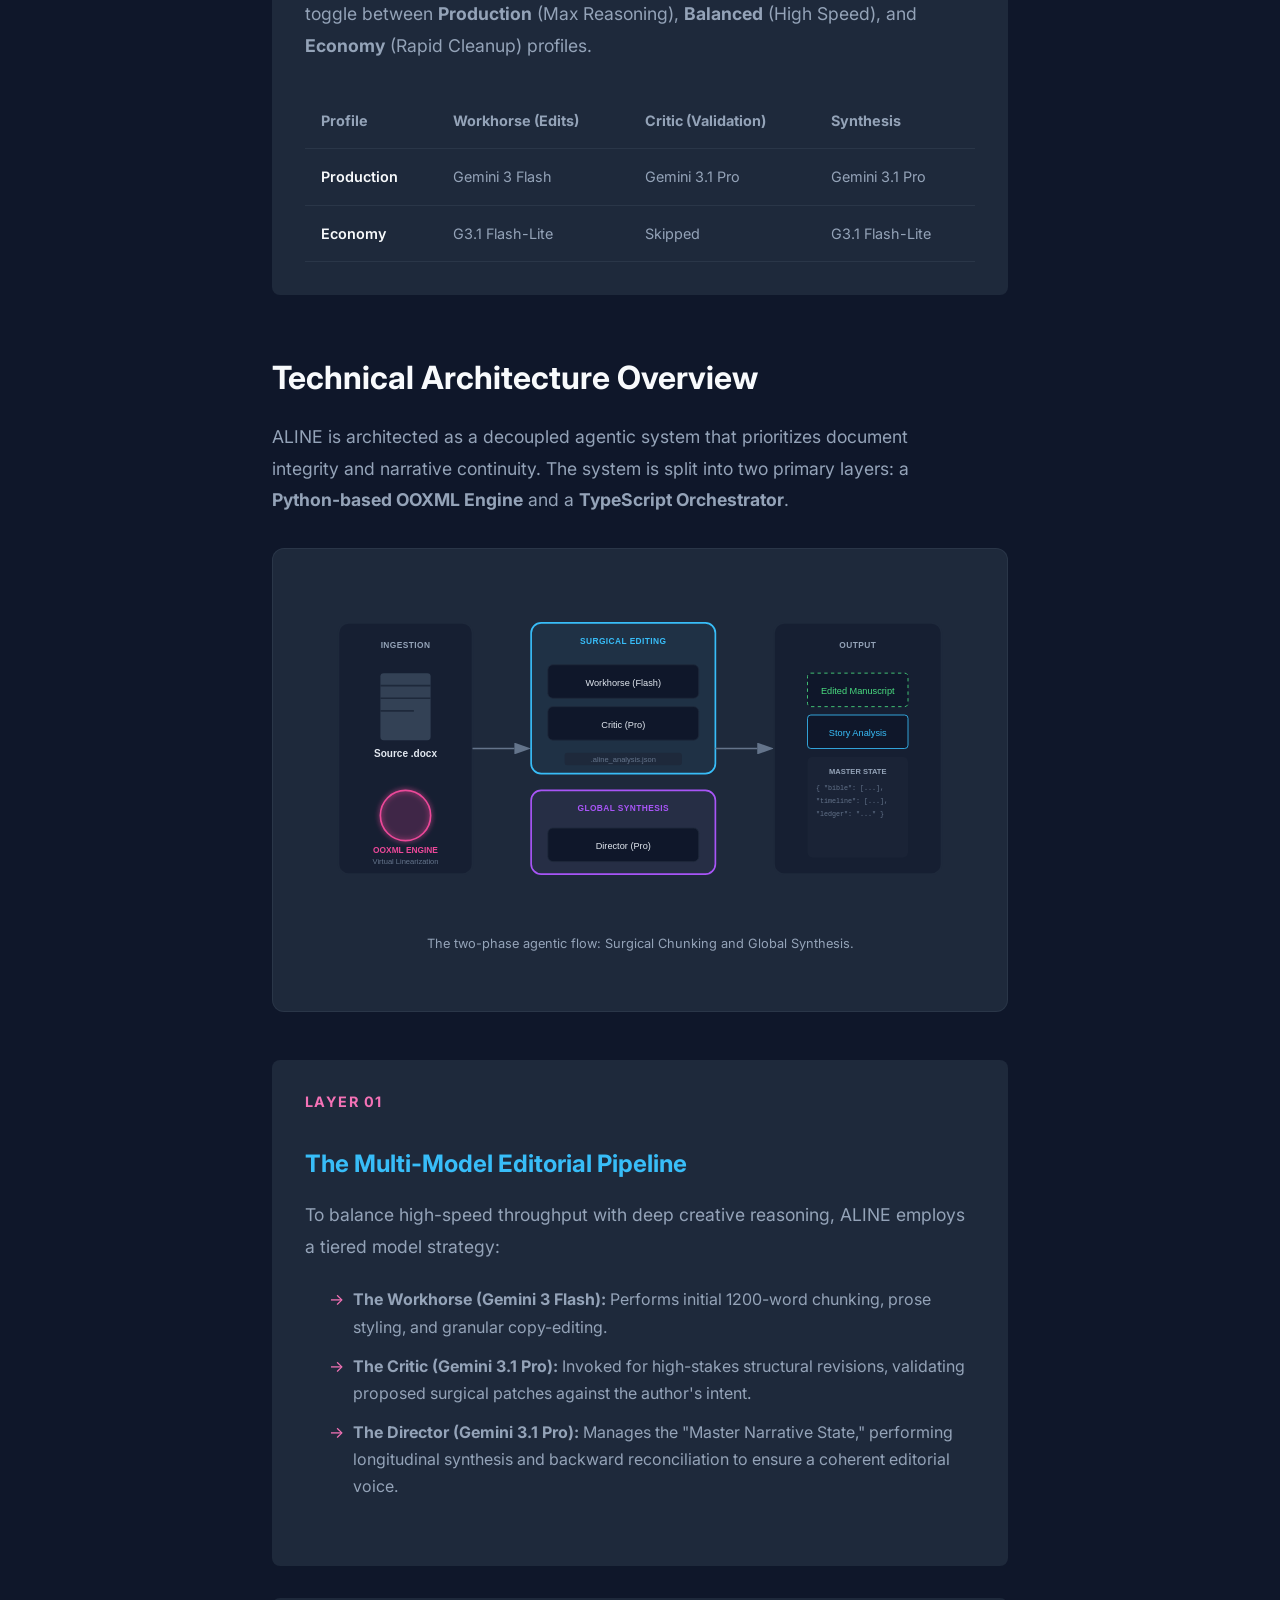
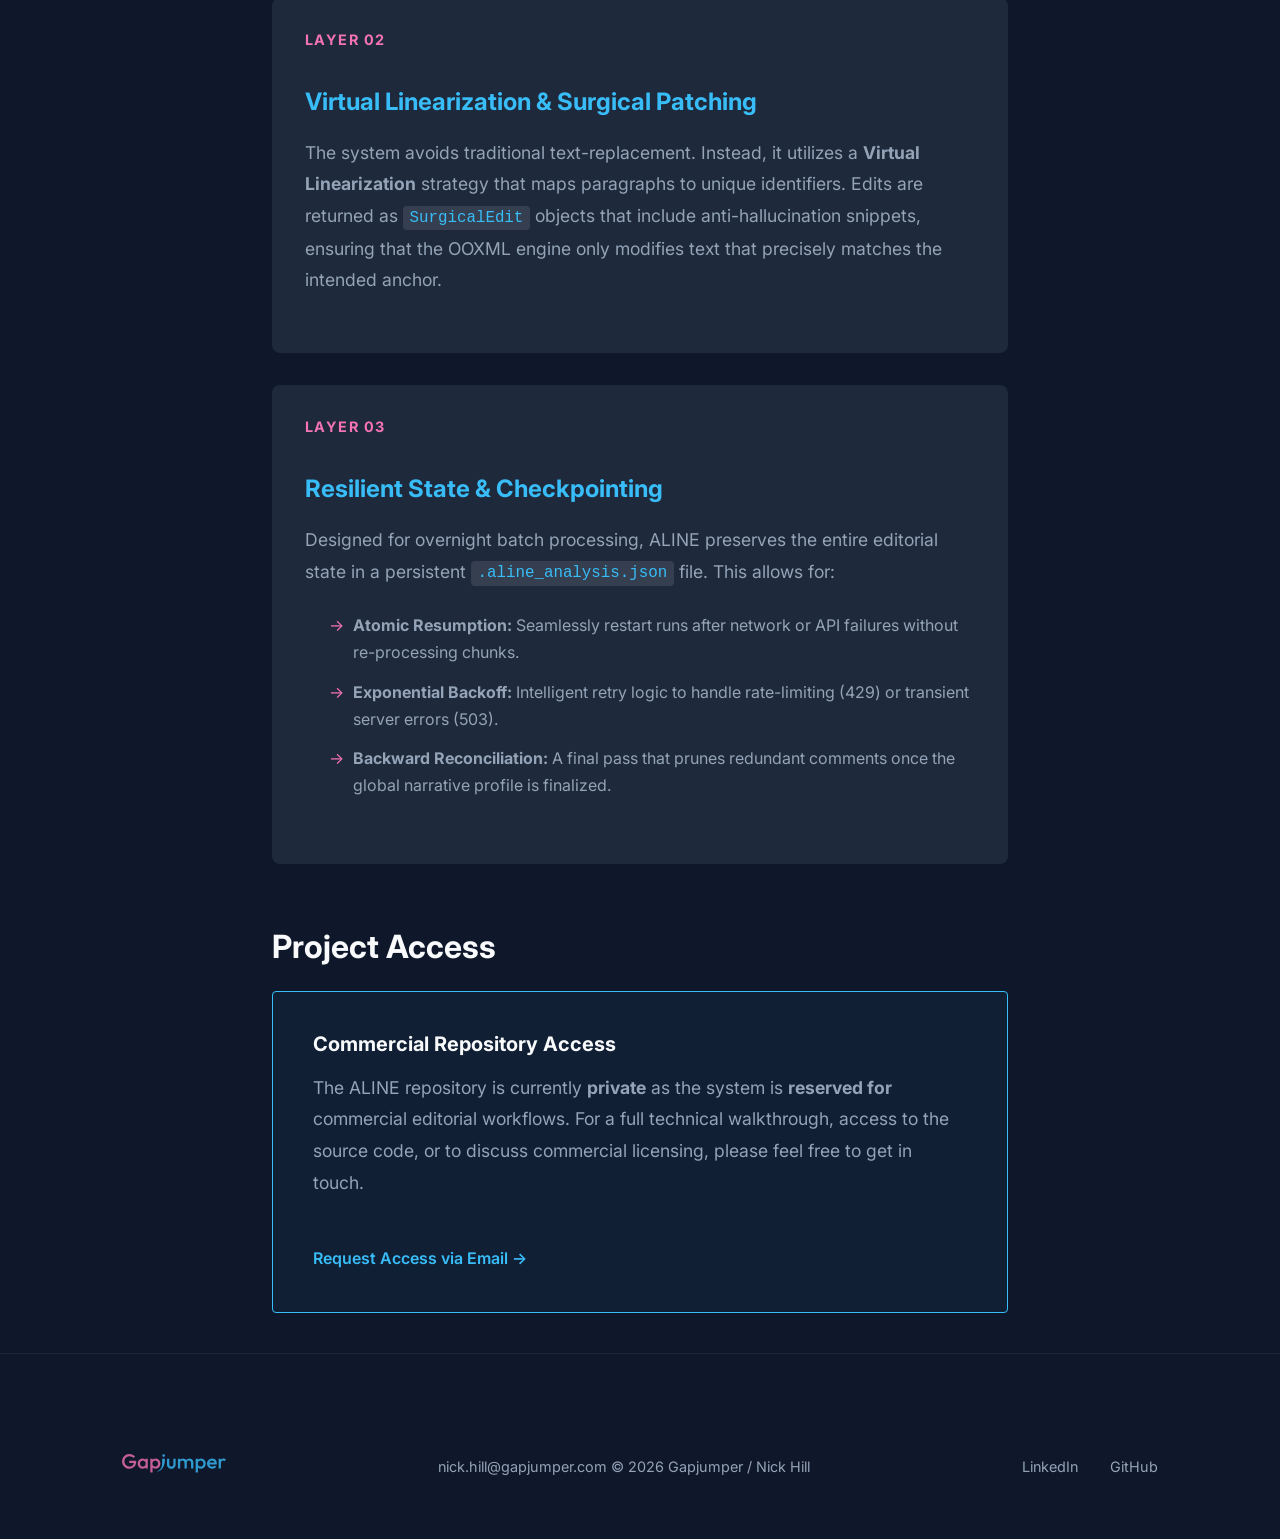
<file: aline-manuscript-editor.html>
<!DOCTYPE html>
<html lang="en">

<head>
    <meta charset="UTF-8">
    <meta name="viewport" content="width=device-width, initial-scale=1.0">
    <title>ALINE | Nick Hill</title>
    <meta name="description"
        content="Automated Literary Integrity and Narrative Editor (ALINE): A deep dive into LLM orchestration, OOXML manipulation, and forensic narrative audits.">
    <link rel="preconnect" href="https://fonts.googleapis.com">
    <link rel="preconnect" href="https://fonts.gstatic.com" crossorigin>
    <link href="https://fonts.googleapis.com/css2?family=Inter:wght@300;400;600;700&display=swap" rel="stylesheet">
    <link rel="stylesheet" href="styles.css">
    <style>
        .terminal-block {
            background: #0f172a;
            border-radius: 8px;
            padding: 1.5rem;
            font-family: 'Courier New', Courier, monospace;
            color: #e2e8f0;
            margin: 2rem 0;
            border: 1px solid var(--border-color);
            position: relative;
            overflow-x: auto;
        }

        .terminal-block::before {
            content: 'Terminal';
            position: absolute;
            top: 0;
            right: 1rem;
            font-size: 0.7rem;
            color: #64748b;
            text-transform: uppercase;
            letter-spacing: 0.1em;
            padding: 0.2rem 0.5rem;
        }

        .terminal-prompt {
            color: #38bdf8;
            margin-right: 0.5rem;
        }

        .terminal-command {
            color: #f472b6;
        }

        .redline-accent {
            color: #f87171;
            font-weight: 600;
            text-decoration: line-through;
        }

        .insertion-accent {
            color: #4ade80;
            font-weight: 600;
        }
    </style>
</head>

<body>
    <header class="header">
        <div class="container header-inner">
            <a href="index.html" class="logo">
                <img src="Media/Gapjumper.svg" alt="Gapjumper" width="141">
            </a>
            <button class="menu-toggle" id="menuToggle" aria-label="Toggle Menu">
                <span></span>
                <span></span>
                <span></span>
            </button>
            <nav class="nav" id="mainNav">
                <a href="index.html" class="nav-link">Overview</a>
                <a href="enterprise-mcp.html" class="nav-link">Enterprise MCP</a>
                <a href="aline-manuscript-editor.html" class="nav-link active" style="color: var(--accent-blue);">Manuscript Editor</a>
                <a href="agent-experience.html" class="nav-link">Agent Experience</a>
                <a href="psychoacoustic-lab.html" class="nav-link">Psychoacoustic Lab</a>
                <a href="Nick Hill - Resume.pdf" class="nav-cta" download>CV</a>
            </nav>
        </div>
    </header>

    <main>
        <article class="article-content">
            <section class="article-hero">
                <div class="container-sm">
                    <a href="index.html" class="back-link">← Back to Overview</a>
                    <h1 class="hero-title" style="font-size: clamp(2rem, 5vw, 3.5rem); margin-bottom: 1rem;">
                        ALINE
                        <span class="text-pink">Editor</span>
                    </h1>
                    <p class="section-text" style="font-size: 1.4rem; max-width: 100%;">Automated Literary Integrity and Narrative Editor</p>
                </div>
            </section>

            <section class="article-section">
                <div class="container-sm">
                    <p><strong>ALINE</strong> is an industrial-grade manuscript editing system built to solve the "last mile" problem of AI in publishing: ensuring that LLM-generated edits are technically perfect, contextually aware, and surgically applied to professional documents.</p>

                    <div class="pattern-card">
                        <h4>Capability 01</h4>
                        <h3>Surgical OOXML Architecture</h3>
                        <p>ALINE avoids "blunt" text replacement. While the LLM provides a full paragraph rewrite (<code>new_paragraph</code>), the **OOXML Reconstruction Engine** performs a character-level diff against the original source. It then surgically injects <code>&lt;w:ins&gt;</code> and <code>&lt;w:del&gt;</code> tags into the XML tree. This isolates a single changed word or punctuation mark while preserving the complex formatting of the surrounding text.</p>
                        
                        <div class="code-block" style="margin-top: 1.5rem;">
                            <pre><span style="color: #94a3b8;">// The SurgicalEdit Payload</span>
<span style="color: #94a3b8;">{</span>
  <span style="color: #f472b6;">"paragraph_index"</span>: <span style="color: #fbbf24;">12</span>, <span style="color: #94a3b8;">// Index in the ORIGINAL manuscript</span>
  <span style="color: #f472b6;">"paragraph_start"</span>: <span style="color: #38bdf8;">"Elias adjusted his glasses as"</span>, <span style="color: #94a3b8;">// Verification anchor (start of original para)</span>
  <span style="color: #f472b6;">"new_paragraph"</span>: <span style="color: #38bdf8;">"Elias adjusted his <span class="insertion-accent">spectacles</span> as the fog..."</span> <span style="color: #94a3b8;">// Full paragraph rewrite</span>
<span style="color: #94a3b8;">}</span></pre>
                        </div>
                    </div>

                    <div class="pattern-card">
                        <h4>Capability 02</h4>
                        <h3>Agentic Command & Control</h3>
                        <p>ALINE is designed for both human-in-the-loop and fully automated workflows. While a researcher can drill down into a manuscript using specific MCP tools, a full-book edit can be triggered with a single, high-level command.</p>
                        
                        <div class="terminal-block">
                            <span class="terminal-prompt">C:\Users\Nick\Development\aline-editor></span>
                            <span class="terminal-command">node client/dist/index.js -f "manuscript.docx" --profile economy --deep --author "ALINE" -l "UK English"</span>
                        </div>
                        
                        <p>This command orchestrates parallel chunking, state preservation in <code>.aline_analysis.json</code>, and an automated multi-pass editorial loop (Workhorse -> Critic -> Director).</p>
                    </div>

                    <div class="pattern-card">
                        <h4>Capability 03</h4>
                        <h3>Forensic Narrative Intelligence</h3>
                        <p>Beyond surface-level grammar, ALINE performs a <strong>Forensic Narrative Audit</strong>. It tracks character attributes, critical assets, and chronological events across the entire book to identify "narrative physics" breaks. This isn't just fuzzy memory; it's a structured <strong>Master Narrative State</strong>.</p>
                        
                        <div class="code-block" style="margin-top: 1.5rem;">
                            <pre><span style="color: #94a3b8;">// The Master Narrative State Schema</span>
<span style="color: #94a3b8;">{</span>
  <span style="color: #f472b6;">"character_bible"</span>: <span style="color: #94a3b8;">[{</span> <span style="color: #f472b6;">"name"</span>: <span style="color: #38bdf8;">"Elias"</span>, <span style="color: #f472b6;">"traits"</span>: <span style="color: #94a3b8;">[</span><span style="color: #38bdf8;">"limps on left leg"</span><span style="color: #94a3b8;">] }]</span>,
  <span style="color: #f472b6;">"unified_timeline"</span>: <span style="color: #94a3b8;">[{</span> <span style="color: #f472b6;">"event"</span>: <span style="color: #38bdf8;">"The Fog Rises"</span>, <span style="color: #f472b6;">"importance"</span>: <span style="color: #fbbf24;">0.9</span> <span style="color: #94a3b8;">}]</span>,
  <span style="color: #f472b6;">"unresolved_questions"</span>: <span style="color: #94a3b8;">[</span><span style="color: #38bdf8;">"Who left the window open in Chapter 4?"</span><span style="color: #94a3b8;">]</span>
<span style="color: #94a3b8;">}</span></pre>
                        </div>
                        
                        <ul class="feature-list" style="margin-top: 1rem;">
                            <li><strong>Entity Persistence:</strong> Detects logic leaps in character attributes or asset locations.</li>
                            <li><strong>Pacing Heat Mapping:</strong> Visualizes narrative momentum to identify "dead zones" in the manuscript.</li>
                            <li><strong>Structural Radar:</strong> Analyzes the total prose DNA (Action vs. Dialogue vs. Interiority).</li>
                        </ul>
                    </div>

                    <div class="pattern-card">
                        <h4>Capability 04</h4>
                        <h3>Global Narrative Synthesis</h3>
                        <p>While the <em>Surgical Loop</em> handles the mechanics, the <strong>Director Persona</strong> performs a secondary, high-level pass. This <em>Story Analysis</em> orchestration synthesizes thousands of forensic observations into a cohesive editorial report, ensuring that the book's "big picture" is as polished as its individual sentences.</p>
                        
                        <div style="margin-top: 1.5rem; background: var(--bg-midnight-soft); padding: 1.5rem; border-radius: 8px; border-left: 4px solid #a855f7;">
                            <p style="font-style: italic; color: var(--text-primary); margin-bottom: 0.5rem;">"The emotional payoff in the third act is slightly undermined by the lack of setup for Elias's injury. Consider seeding the 'limp' earlier in Chapter 2."</p>
                            <span style="font-size: 0.8rem; color: #a855f7; font-weight: 600; text-transform: uppercase;">— Global Synthesis Feedback</span>
                        </div>
                    </div>

                    <div class="pattern-card">
                        <h4>Capability 05</h4>
                        <h3>Execution Profiles & Economy</h3>
                        <p>To balance speed and cost, ALINE employs a multi-model strategy. Users can toggle between <strong>Production</strong> (Max Reasoning), <strong>Balanced</strong> (High Speed), and <strong>Economy</strong> (Rapid Cleanup) profiles.</p>
                        
                        <div style="margin-top: 2rem; overflow-x: auto;">
                            <table style="width: 100%; border-collapse: collapse; color: var(--text-secondary); font-size: 0.9rem;">
                                <thead>
                                    <tr style="border-bottom: 1px solid var(--border-color); text-align: left;">
                                        <th style="padding: 1rem;">Profile</th>
                                        <th style="padding: 1rem;">Workhorse (Edits)</th>
                                        <th style="padding: 1rem;">Critic (Validation)</th>
                                        <th style="padding: 1rem;">Synthesis</th>
                                    </tr>
                                </thead>
                                <tbody>
                                    <tr style="border-bottom: 1px solid var(--border-color);">
                                        <td style="padding: 1rem; color: var(--text-primary); font-weight: 600;">Production</td>
                                        <td style="padding: 1rem;">Gemini 3 Flash</td>
                                        <td style="padding: 1rem;">Gemini 3.1 Pro</td>
                                        <td style="padding: 1rem;">Gemini 3.1 Pro</td>
                                    </tr>
                                    <tr style="border-bottom: 1px solid var(--border-color);">
                                        <td style="padding: 1rem; color: var(--text-primary); font-weight: 600;">Economy</td>
                                        <td style="padding: 1rem;">G3.1 Flash-Lite</td>
                                        <td style="padding: 1rem;">Skipped</td>
                                        <td style="padding: 1rem;">G3.1 Flash-Lite</td>
                                    </tr>
                                </tbody>
                            </table>
                        </div>
                    </div>

                    <div style="margin-top: 4rem;">
                        <h2>Technical Architecture Overview</h2>
                        <p class="section-text" style="margin-bottom: 2rem;">ALINE is architected as a decoupled agentic system that prioritizes document integrity and narrative continuity. The system is split into two primary layers: a <strong>Python-based OOXML Engine</strong> and a <strong>TypeScript Orchestrator</strong>.</p>
                        
                        <div style="margin-bottom: 3rem; background: var(--bg-midnight-soft); border-radius: 12px; padding: 2rem; border: 1px solid var(--border-color);">
                            <img src="Media/AlineArchitecture.svg" alt="ALINE Architecture Diagram" style="width: 100%; height: auto; display: block;">
                            <p style="text-align: center; font-size: 0.8rem; color: var(--text-secondary); margin-top: 1rem;">The two-phase agentic flow: Surgical Chunking and Global Synthesis.</p>
                        </div>
                        
                        <div class="pattern-card">
                            <h4>Layer 01</h4>
                            <h3>The Multi-Model Editorial Pipeline</h3>
                            <p>To balance high-speed throughput with deep creative reasoning, ALINE employs a tiered model strategy:</p>
                            <ul class="feature-list" style="margin-top: 1rem;">
                                <li><strong>The Workhorse (Gemini 3 Flash):</strong> Performs initial 1200-word chunking, prose styling, and granular copy-editing.</li>
                                <li><strong>The Critic (Gemini 3.1 Pro):</strong> Invoked for high-stakes structural revisions, validating proposed surgical patches against the author's intent.</li>
                                <li><strong>The Director (Gemini 3.1 Pro):</strong> Manages the "Master Narrative State," performing longitudinal synthesis and backward reconciliation to ensure a coherent editorial voice.</li>
                            </ul>
                        </div>

                        <div class="pattern-card">
                            <h4>Layer 02</h4>
                            <h3>Virtual Linearization & Surgical Patching</h3>
                            <p>The system avoids traditional text-replacement. Instead, it utilizes a <strong>Virtual Linearization</strong> strategy that maps paragraphs to unique identifiers. Edits are returned as <code>SurgicalEdit</code> objects that include anti-hallucination snippets, ensuring that the OOXML engine only modifies text that precisely matches the intended anchor.</p>
                        </div>

                        <div class="pattern-card">
                            <h4>Layer 03</h4>
                            <h3>Resilient State & Checkpointing</h3>
                            <p>Designed for overnight batch processing, ALINE preserves the entire editorial state in a persistent <code>.aline_analysis.json</code> file. This allows for:</p>
                            <ul class="feature-list" style="margin-top: 1rem;">
                                <li><strong>Atomic Resumption:</strong> Seamlessly restart runs after network or API failures without re-processing chunks.</li>
                                <li><strong>Exponential Backoff:</strong> Intelligent retry logic to handle rate-limiting (429) or transient server errors (503).</li>
                                <li><strong>Backward Reconciliation:</strong> A final pass that prunes redundant comments once the global narrative profile is finalized.</li>
                            </ul>
                        </div>
                    </div>

                    <div style="margin-top: 4rem;">
                        <h2>Project Access</h2>
                        <div class="card" style="border: 1px solid var(--accent-blue); background: rgba(56, 189, 248, 0.05);">
                            <h4 class="card-title">Commercial Repository Access</h4>
                            <p class="card-text">The ALINE repository is currently <strong>private</strong> as the system is <strong>reserved for</strong> commercial editorial workflows. For a full technical walkthrough, access to the source code, or to discuss commercial licensing, please feel free to get in touch.</p>
                            <a href="mailto:nick.hill@gapjumper.com?subject=ALINE%20Repository%20Access%20Request" 
                                class="text-blue" style="display: block; margin-top: 1.5rem; font-weight: 600;">Request Access via Email →</a>
                        </div>
                    </div>
                </div>
            </section>
        </article>

        <footer class="footer">
            <div class="container footer-inner">
                <div class="footer-logo">
                    <img src="Media/Gapjumper.svg" alt="Gapjumper" width="104" style="opacity: 0.8;">
                </div>
                <div class="footer-contact">
                    <a href="mailto:nick.hill@gapjumper.com">nick.hill@gapjumper.com</a>
                    <span>&copy; 2026 Gapjumper / Nick Hill</span>
                </div>
                <div class="footer-social">
                    <a href="https://www.linkedin.com/in/nick-hill-7a7918400" target="_blank">LinkedIn</a>
                    <a href="https://github.com/nick-ian-hill" target="_blank">GitHub</a>
                </div>
            </div>
        </footer>
    </main>

    <script src="script.js"></script>
</body>

</html>
</file>
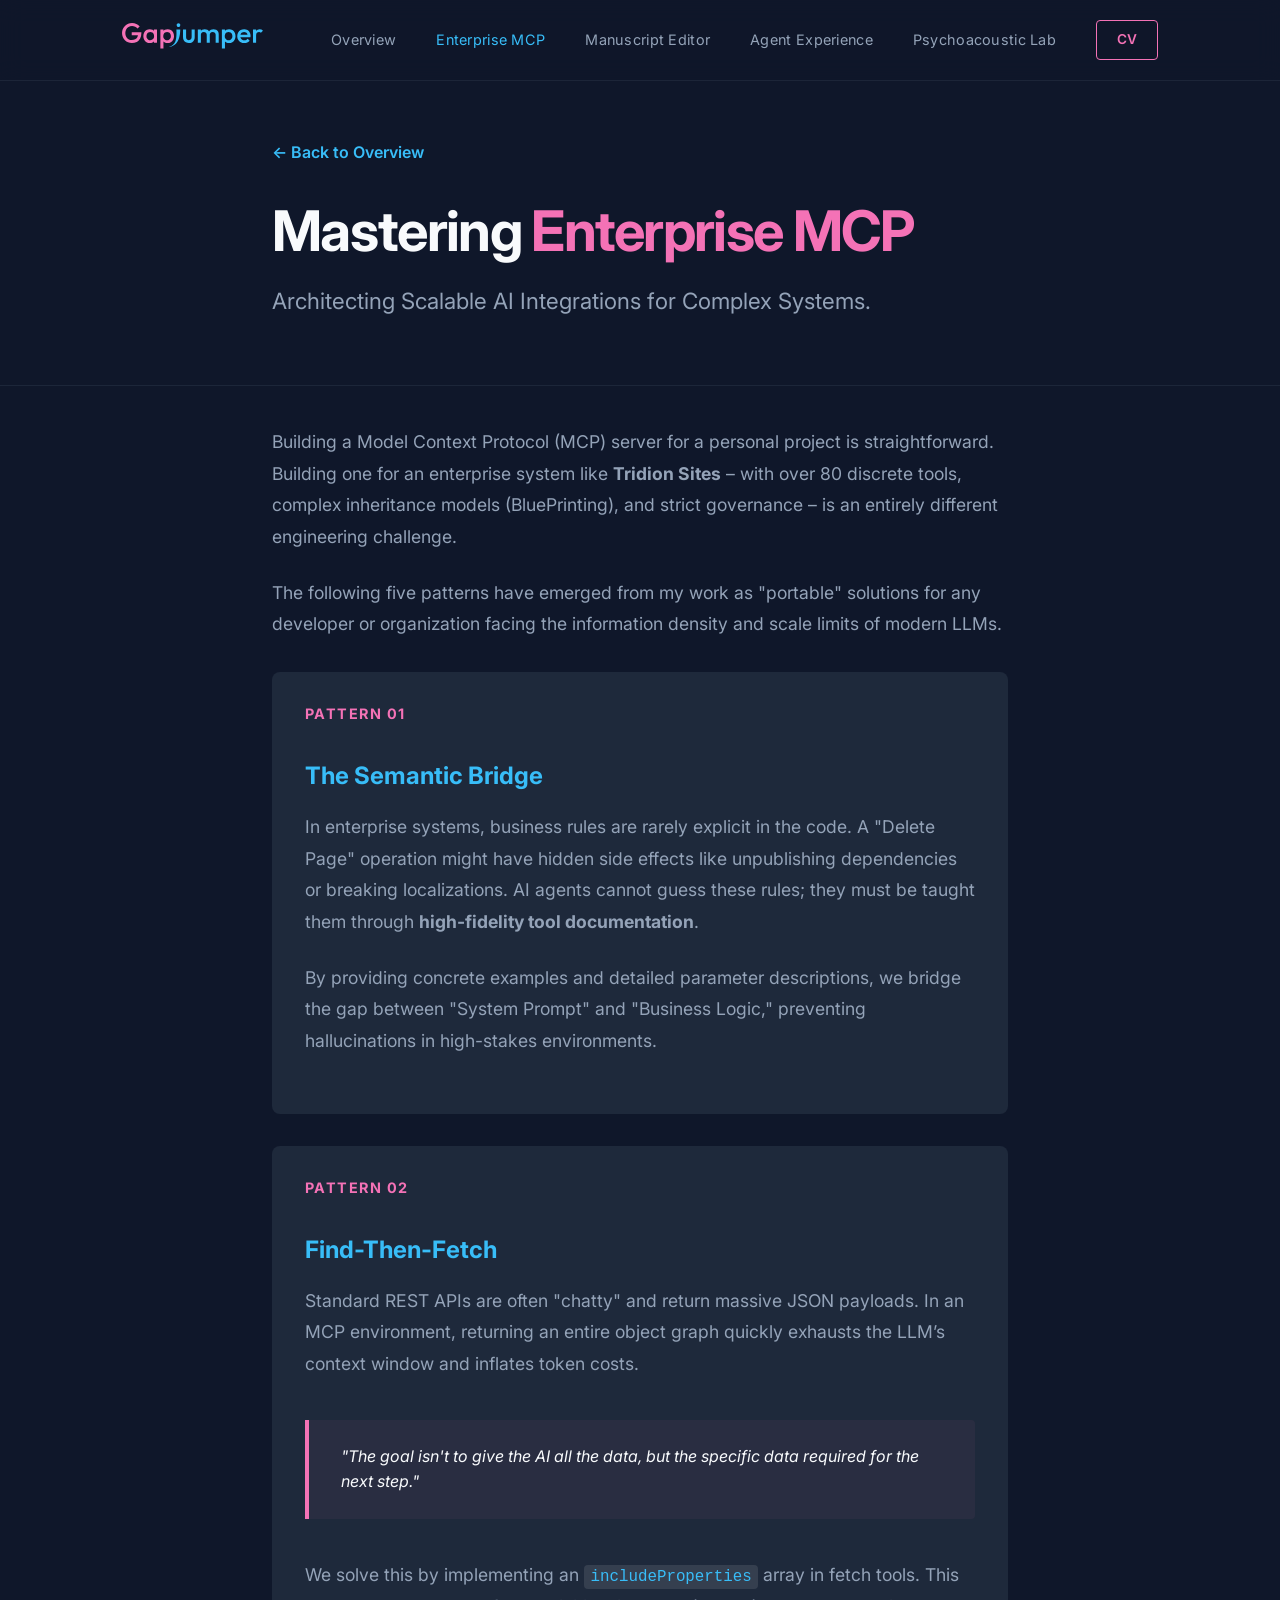
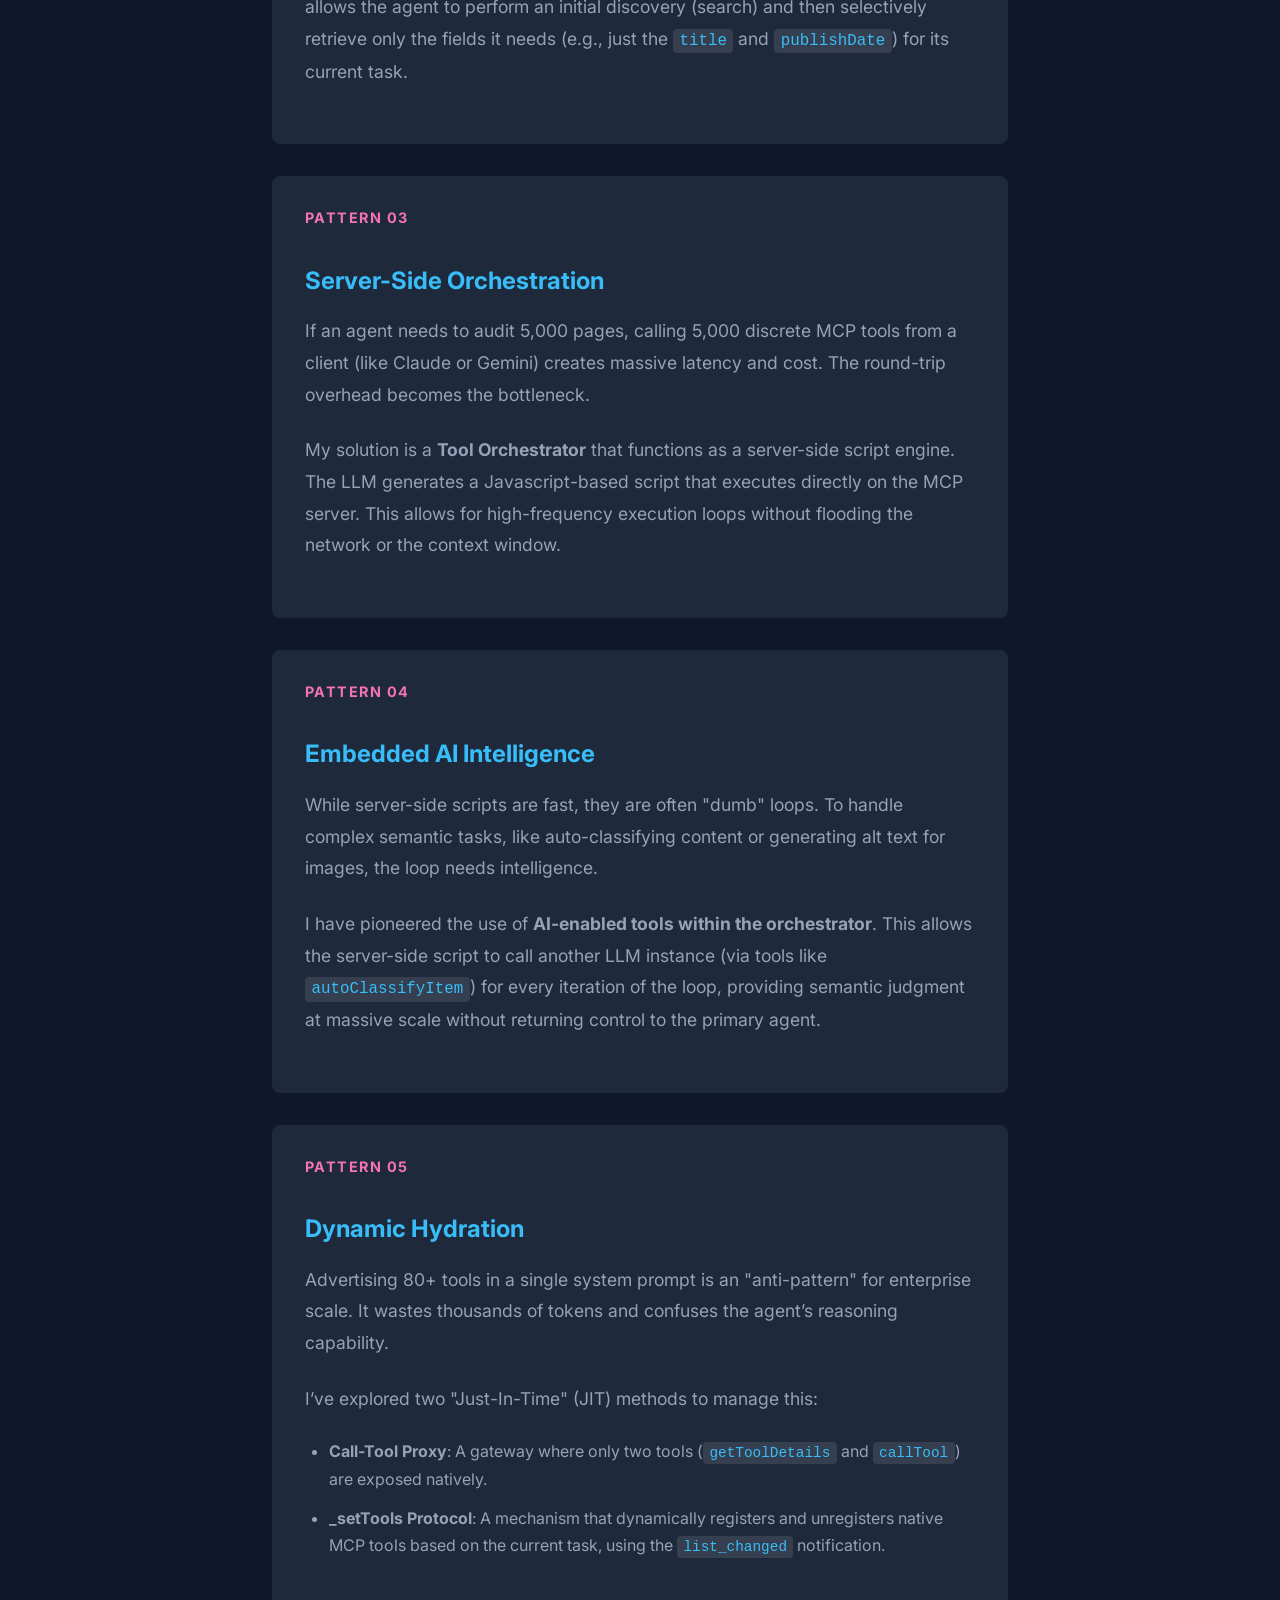
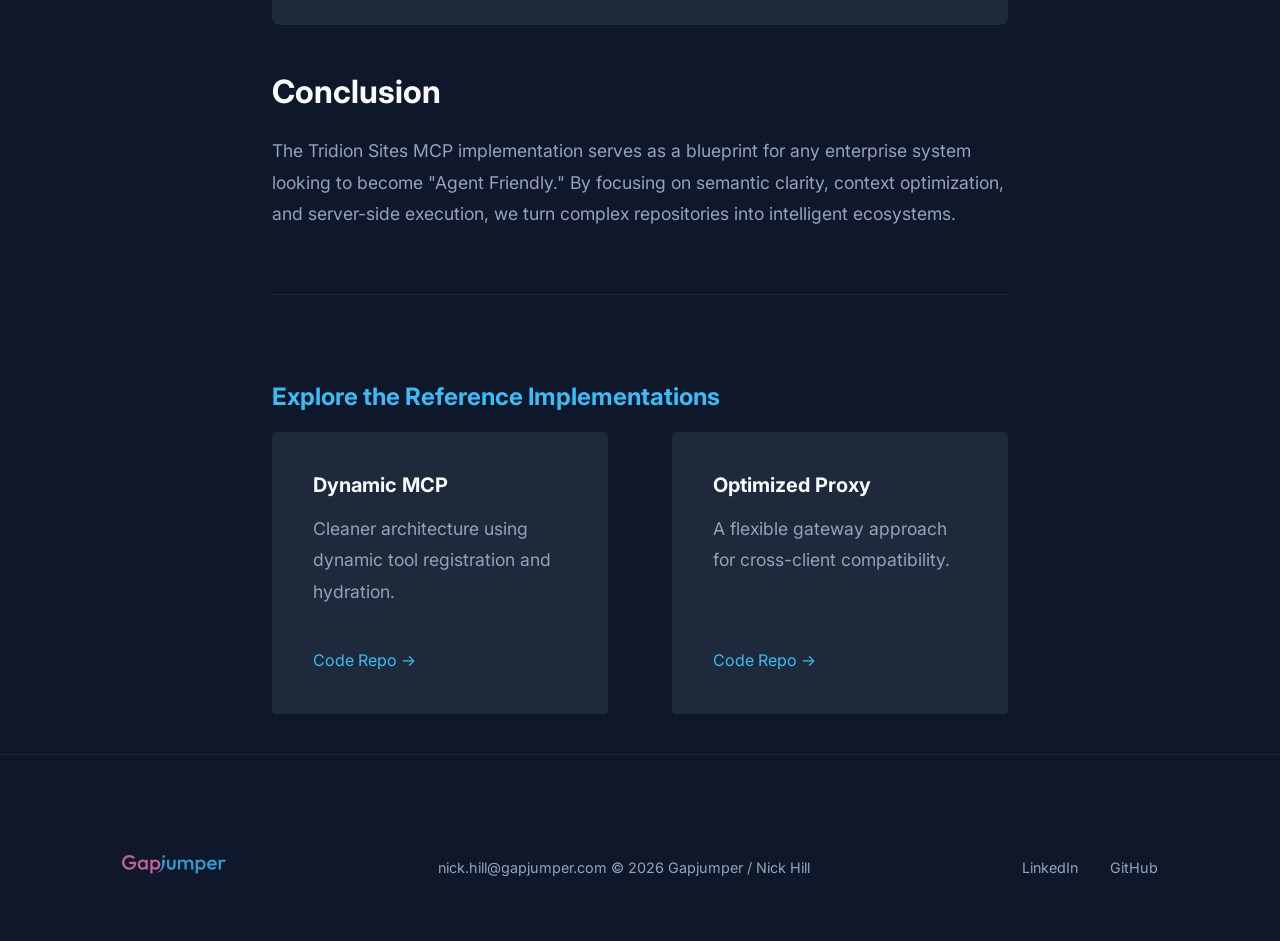
<file: enterprise-mcp.html>
<!DOCTYPE html>
<html lang="en">

<head>
    <meta charset="UTF-8">
    <meta name="viewport" content="width=device-width, initial-scale=1.0">
    <title>Mastering Enterprise MCP | Nick Hill</title>
    <meta name="description"
        content="Architectural patterns for scaling Model Context Protocol (MCP) servers in complex enterprise environments.">
    <link rel="preconnect" href="https://fonts.googleapis.com">
    <link rel="preconnect" href="https://fonts.gstatic.com" crossorigin>
    <link href="https://fonts.googleapis.com/css2?family=Inter:wght@300;400;600;700&display=swap" rel="stylesheet">
    <link rel="stylesheet" href="styles.css">
</head>

<body>
    <header class="header">
        <div class="container header-inner">
            <a href="index.html" class="logo">
                <img src="Media/Gapjumper.svg" alt="Gapjumper" width="141">
            </a>
            <button class="menu-toggle" id="menuToggle" aria-label="Toggle Menu">
                <span></span>
                <span></span>
                <span></span>
            </button>
            <nav class="nav" id="mainNav">
                <a href="index.html" class="nav-link">Overview</a>
                <a href="enterprise-mcp.html" class="nav-link active" style="color: var(--accent-blue);">Enterprise
                    MCP</a>
                <a href="aline-manuscript-editor.html" class="nav-link">Manuscript Editor</a>
                <a href="agent-experience.html" class="nav-link">Agent Experience</a>
                <a href="psychoacoustic-lab.html" class="nav-link">Psychoacoustic Lab</a>
                <a href="Nick Hill - Resume.pdf" class="nav-cta" download>CV</a>
            </nav>
        </div>
    </header>

    <main>
        <article class="article-content">
            <section class="article-hero">
                <div class="container-sm">
                    <a href="index.html" class="back-link">← Back to Overview</a>
                    <h1 class="hero-title" style="font-size: clamp(2rem, 5vw, 3.5rem); margin-bottom: 1rem;">Mastering
                        <span class="text-pink">Enterprise MCP</span>
                    </h1>
                    <p class="section-text" style="font-size: 1.4rem; max-width: 100%;">Architecting Scalable AI
                        Integrations for Complex Systems.</p>
                </div>
            </section>

            <section class="article-section">
                <div class="container-sm">
                    <p>Building a Model Context Protocol (MCP) server for a personal project is straightforward.
                        Building one for an enterprise system like <strong>Tridion Sites</strong> – with over 80
                        discrete tools, complex inheritance models (BluePrinting), and strict governance – is an
                        entirely different engineering challenge.</p>

                    <p>The following five patterns have emerged from my work as "portable" solutions for any developer
                        or organization facing the information density and scale limits of modern LLMs.</p>

                    <div class="pattern-card">
                        <h4>Pattern 01</h4>
                        <h3>The Semantic Bridge</h3>
                        <p>In enterprise systems, business rules are rarely explicit in the code. A "Delete Page"
                            operation might have hidden side effects like unpublishing dependencies or breaking
                            localizations. AI agents cannot guess these rules; they must be taught them through
                            <strong>high-fidelity tool documentation</strong>.
                        </p>
                        <p>By providing concrete examples and detailed parameter descriptions, we bridge the gap between
                            "System Prompt" and "Business Logic," preventing hallucinations in high-stakes environments.
                        </p>
                    </div>

                    <div class="pattern-card">
                        <h4>Pattern 02</h4>
                        <h3>Find-Then-Fetch</h3>
                        <p>Standard REST APIs are often "chatty" and return massive JSON payloads. In an MCP
                            environment, returning an entire object graph quickly exhausts the LLM’s context window and
                            inflates token costs.</p>
                        <blockquote>
                            "The goal isn't to give the AI all the data, but the specific data required for the next
                            step."
                        </blockquote>
                        <p>We solve this by implementing an <code>includeProperties</code> array in fetch tools. This
                            allows the agent to perform an initial discovery (search) and then selectively retrieve only
                            the fields it needs (e.g., just the <code>title</code> and <code>publishDate</code>) for its
                            current task.</p>
                    </div>

                    <div class="pattern-card">
                        <h4>Pattern 03</h4>
                        <h3>Server-Side Orchestration</h3>
                        <p>If an agent needs to audit 5,000 pages, calling 5,000 discrete MCP tools from a client (like
                            Claude or Gemini) creates massive latency and cost. The round-trip overhead becomes the
                            bottleneck.</p>
                        <p>My solution is a <strong>Tool Orchestrator</strong> that functions as a server-side script
                            engine. The LLM generates a Javascript-based script that executes directly on the MCP
                            server.
                            This allows for high-frequency execution loops without flooding the network or the context
                            window.</p>
                    </div>

                    <div class="pattern-card">
                        <h4>Pattern 04</h4>
                        <h3>Embedded AI Intelligence</h3>
                        <p>While server-side scripts are fast, they are often "dumb" loops. To handle complex semantic
                            tasks, like auto-classifying content or generating alt text for images, the loop needs
                            intelligence.</p>
                        <p>I have pioneered the use of <strong>AI-enabled tools within the orchestrator</strong>. This
                            allows the server-side script to call another LLM instance (via tools like
                            <code>autoClassifyItem</code>) for every iteration of the loop, providing semantic judgment
                            at massive scale without returning control to the primary agent.
                        </p>
                    </div>

                    <div class="pattern-card">
                        <h4>Pattern 05</h4>
                        <h3>Dynamic Hydration</h3>
                        <p>Advertising 80+ tools in a single system prompt is an "anti-pattern" for enterprise scale. It
                            wastes thousands of tokens and confuses the agent’s reasoning capability.</p>
                        <p>I’ve explored two "Just-In-Time" (JIT) methods to manage this:</p>
                        <ul>
                            <li><strong>Call-Tool Proxy</strong>: A gateway where only two tools
                                (<code>getToolDetails</code> and <code>callTool</code>) are exposed natively.</li>
                            <li><strong>_setTools Protocol</strong>: A mechanism that dynamically registers and
                                unregisters native MCP tools based on the current task, using the
                                <code>list_changed</code> notification.
                            </li>
                        </ul>
                    </div>

                    <h2>Conclusion</h2>
                    <p>The Tridion Sites MCP implementation serves as a blueprint for any enterprise system looking to
                        become "Agent Friendly." By focusing on semantic clarity, context optimization, and server-side
                        execution, we turn complex repositories into intelligent ecosystems.</p>

                    <div class="m-t-4" style="border-top: 1px solid var(--border-color); padding-top: 3rem;">
                        <h3>Explore the Reference Implementations</h3>
                        <div class="grid col-2 m-t-2">
                            <div class="card">
                                <h4 class="card-title">Dynamic MCP</h4>
                                <p class="card-text">Cleaner architecture using dynamic tool registration and hydration.
                                </p>
                                <a href="https://github.com/nick-ian-hill/tridion-sites-mcp-dynamic" target="_blank"
                                    class="text-blue" style="display: block; margin-top: auto; padding-top: 1rem;">Code
                                    Repo →</a>
                            </div>
                            <div class="card">
                                <h4 class="card-title">Optimized Proxy</h4>
                                <p class="card-text">A flexible gateway approach for cross-client compatibility.</p>
                                <a href="https://github.com/nick-ian-hill/tridion-sites-mcp-optimized" target="_blank"
                                    class="text-blue" style="display: block; margin-top: auto; padding-top: 1rem;">Code
                                    Repo →</a>
                            </div>
                        </div>
                    </div>
                </div>
            </section>
        </article>

        <footer class="footer">
            <div class="container footer-inner">
                <div class="footer-logo">
                    <img src="Media/Gapjumper.svg" alt="Gapjumper" width="104" style="opacity: 0.8;">
                </div>
                <div class="footer-contact">
                    <a href="mailto:nick.hill@gapjumper.com">nick.hill@gapjumper.com</a>
                    <span>&copy; 2026 Gapjumper / Nick Hill</span>
                </div>
                <div class="footer-social">
                    <a href="https://www.linkedin.com/in/nick-hill-7a7918400" target="_blank">LinkedIn</a>
                    <a href="https://github.com/nick-ian-hill" target="_blank">GitHub</a>
                </div>
            </div>
        </footer>
    </main>

    <script src="script.js"></script>
</body>

</html>
</file>
<file: styles.css>
:root {
    --bg-midnight: #0f172a;
    --bg-midnight-soft: #1e293b;
    --text-primary: #f8fafc;
    --text-secondary: #94a3b8;
    --accent-pink: #f472b6;
    --accent-blue: #38bdf8;
    --border-color: rgba(148, 163, 184, 0.1);
    --container-width: 1100px;
    --transition: all 0.3s cubic-bezier(0.4, 0, 0.2, 1);
}

/* Custom Scrollbars */
::-webkit-scrollbar {
    width: 10px;
    height: 10px;
}

::-webkit-scrollbar-track {
    background: transparent;
}

::-webkit-scrollbar-thumb {
    background: rgba(148, 163, 184, 0.1);
    border-radius: 20px;
    border: 3px solid var(--bg-midnight);
}

::-webkit-scrollbar-thumb:hover {
    background: rgba(148, 163, 184, 0.3);
}

/* For Firefox */
* {
    scrollbar-width: thin;
    scrollbar-color: rgba(148, 163, 184, 0.2) transparent;
}

* {
    margin: 0;
    padding: 0;
    box-sizing: border-box;
}

img,
svg {
    max-width: 100%;
    height: auto;
}

iframe {
    max-width: 100%;
}

html {
    scroll-behavior: smooth;
    overflow-x: hidden;
}

body {
    font-family: 'Inter', -apple-system, BlinkMacSystemFont, "Segoe UI", Roboto, Helvetica, Arial, sans-serif;
    background-color: var(--bg-midnight);
    color: var(--text-primary);
    line-height: 1.6;
    -webkit-font-smoothing: antialiased;
    overflow-x: hidden;
    width: 100%;
}

h1,
h2,
h3,
h4 {
    font-weight: 700;
    line-height: 1.2;
}

a {
    text-decoration: none;
    color: inherit;
    transition: var(--transition);
}

.container {
    max-width: var(--container-width);
    margin: 0 auto;
    padding: 0 2rem;
}

/* Header & Nav */
.header {
    position: fixed;
    top: 0;
    left: 0;
    width: 100%;
    z-index: 1000;
    background: rgba(15, 23, 42, 0.8);
    backdrop-filter: blur(12px);
    border-bottom: 1px solid var(--border-color);
}

.menu-toggle {
    display: none;
}

.header-inner {
    display: flex;
    justify-content: space-between;
    align-items: center;
    height: 80px;
}

.nav {
    display: flex;
    gap: 2.5rem;
    align-items: center;
}

.nav-link {
    font-size: 0.9rem;
    font-weight: 400;
    color: var(--text-secondary);
    letter-spacing: 0.02em;
}

.nav-link:hover {
    color: var(--accent-blue);
}

.nav-cta {
    padding: 0.5rem 1.25rem;
    border: 1px solid var(--accent-pink);
    color: var(--accent-pink);
    border-radius: 4px;
    font-size: 0.85rem;
    font-weight: 600;
}

.nav-cta:hover {
    background: var(--accent-pink);
    color: var(--bg-midnight);
}

/* Hero Section */
.hero {
    padding: 180px 0 120px;
    min-height: 80vh;
    display: flex;
    align-items: center;
}

.hero-title {
    font-size: clamp(2.5rem, 6vw, 4.5rem);
    max-width: 900px;
    color: var(--text-primary);
    margin-bottom: 2rem;
    letter-spacing: -0.03em;
}

.hero-subtitle {
    font-size: 1.2rem;
    color: var(--text-secondary);
    max-width: 600px;
    margin-bottom: 3rem;
    font-weight: 400;
}

.hero-cta {
    display: flex;
    gap: 1.5rem;
    flex-wrap: wrap;
}

/* Sections */
.section {
    padding: 120px 0;
}

.bg-midnight-soft {
    background-color: var(--bg-midnight-soft);
}

.section-tag {
    font-size: 0.85rem;
    font-weight: 600;
    text-transform: uppercase;
    letter-spacing: 0.15em;
    margin-bottom: 1.5rem;
    display: block;
}

.section-title {
    font-size: clamp(2rem, 4vw, 3rem);
    margin-bottom: 2.5rem;
    letter-spacing: -0.02em;
}

.section-text {
    font-size: 1.15rem;
    color: var(--text-secondary);
    margin-bottom: 1.5rem;
    max-width: 650px;
}

.text-pink {
    color: var(--accent-pink);
}

.text-blue {
    color: var(--accent-blue);
}

.max-w-xl {
    max-width: 800px;
}

.m-t-4 {
    margin-top: 4rem;
}

.m-b-4 {
    margin-bottom: 4rem;
}

.text-center {
    text-align: center;
}

/* Grid System */
.grid {
    display: grid;
    gap: 4rem;
    align-items: stretch;
}

.col-2 {
    grid-template-columns: repeat(2, 1fr);
}

.col-3 {
    grid-template-columns: repeat(3, 1fr);
}


/* Feature & Stat Cards */
.feature-list {
    list-style: none;
    margin-top: 2rem;
}

.feature-list li {
    margin-bottom: 1rem;
    padding-left: 1.5rem;
    position: relative;
    color: var(--text-secondary);
}

.feature-list li::before {
    content: "→";
    position: absolute;
    left: 0;
    color: var(--accent-pink);
}

.stat-card {
    padding: 2.5rem;
    border: 1px solid var(--border-color);
    background: rgba(255, 255, 255, 0.02);
    margin-bottom: 2rem;
    border-radius: 4px;
}

.stat-number {
    display: block;
    font-size: 3rem;
    font-weight: 700;
    color: var(--accent-blue);
    margin-bottom: 0.5rem;
}

.stat-label {
    font-size: 0.9rem;
    color: var(--text-secondary);
    text-transform: uppercase;
    letter-spacing: 0.05em;
}

/* Content Cards */
.card {
    padding: 2.5rem;
    border: 1px solid transparent;
    background: var(--bg-midnight-soft);
    transition: var(--transition);
    border-radius: 4px;
    height: 100%;
    display: flex;
    flex-direction: column;
}

.card:hover {
    border-color: var(--accent-blue);
    transform: translateY(-5px);
}

.bg-midnight-soft .card {
    background: var(--bg-midnight);
}

.card-title {
    font-size: 1.25rem;
    margin-bottom: 1rem;
}

.card-text {
    color: var(--text-secondary);
    font-size: 0.95rem;
}

/* Buttons */
.btn {
    padding: 1rem 2rem;
    border-radius: 4px;
    font-weight: 600;
    font-size: 1rem;
    display: inline-block;
}

.btn-primary {
    background: var(--accent-blue);
    color: var(--bg-midnight);
}

.btn-primary:hover {
    background: #7dd3fc;
}

.btn-outline {
    border: 1px solid var(--text-secondary);
    color: var(--text-primary);
}

.btn-outline:hover {
    border-color: var(--accent-pink);
    color: var(--accent-pink);
}

/* Timeline */
.timeline {
    margin-top: 4rem;
}

.timeline-item {
    display: grid;
    grid-template-columns: 200px 1fr;
    gap: 3rem;
    margin-bottom: 4rem;
    position: relative;
}

.timeline-meta {
    padding-top: 0.5rem;
}

.timeline-date {
    display: block;
    font-weight: 700;
    color: var(--text-primary);
}

.timeline-org {
    display: block;
    font-size: 0.9rem;
    color: var(--text-secondary);
}

.timeline-title {
    font-size: 1.5rem;
    margin-bottom: 1rem;
}

.timeline-content p {
    color: var(--text-secondary);
}

/* Spotify */
.creative-inner {
    display: grid;
    grid-template-columns: 1fr 400px;
    gap: 4rem;
    align-items: center;
}

/* Footer */
.footer {
    padding: 100px 0 60px;
    border-top: 1px solid var(--border-color);
}

.footer-inner {
    display: flex;
    justify-content: space-between;
    align-items: center;
    color: var(--text-secondary);
    font-size: 0.9rem;
}

.footer-contact a:hover {
    color: var(--text-primary);
}

.footer-social {
    display: flex;
    gap: 2rem;
}

.footer-social a:hover {
    color: var(--accent-blue);
}

/* Article & Long-form Content */
.container-sm {
    max-width: 800px;
    margin: 0 auto;
    padding: 0 2rem;
}

.article-hero {
    padding: 140px 0 40px;
    border-bottom: 1px solid var(--border-color);
}

.article-section {
    padding: 40px 0;
}

.article-content h2 {
    font-size: 2rem;
    margin: 3rem 0 1.5rem;
    color: var(--text-primary);
}

.article-content h3 {
    font-size: 1.5rem;
    margin: 2.5rem 0 1.25rem;
    color: var(--accent-blue);
}

.article-content p {
    font-size: 1.1rem;
    line-height: 1.8;
    margin-bottom: 1.5rem;
    color: var(--text-secondary);
}

.article-content ul,
.article-content ol {
    margin-bottom: 2rem;
    padding-left: 1.5rem;
}

.article-content li {
    margin-bottom: 0.75rem;
    color: var(--text-secondary);
    line-height: 1.7;
}

.article-content blockquote {
    border-left: 4px solid var(--accent-pink);
    padding: 1.5rem 1.5rem 1.5rem 2rem;
    background: rgba(244, 114, 182, 0.05);
    margin: 2.5rem 0;
    font-style: italic;
    border-radius: 0 4px 4px 0;
}

.article-content code {
    background: rgba(255, 255, 255, 0.1);
    padding: 0.2rem 0.4rem;
    border-radius: 4px;
    font-family: 'Courier New', Courier, monospace;
    font-size: 0.9em;
    color: var(--accent-blue);
}

.code-block {
    background: #0b1120;
    padding: 1.5rem;
    border: 1px solid var(--border-color);
    border-radius: 8px;
    margin: 2rem 0;
    overflow: auto;
    max-height: 600px;
}

.code-block pre {
    margin: 0;
    font-family: 'Consolas', 'Monaco', 'Courier New', monospace;
    font-size: 0.85rem;
    line-height: 1.6;
    color: #f8fafc;
}

.pattern-card {
    background: var(--bg-midnight-soft);
    border: 1px solid transparent;
    padding: 2rem;
    border-radius: 8px;
    margin: 2rem 0;
}

.pattern-card h4 {
    color: var(--accent-pink);
    margin-bottom: 1rem;
    text-transform: uppercase;
    font-size: 0.9rem;
    letter-spacing: 0.1em;
}

.back-link {
    display: inline-flex;
    align-items: center;
    gap: 0.5rem;
    color: var(--accent-blue);
    font-weight: 600;
    margin-bottom: 2rem;
}

.back-link:hover {
    gap: 0.75rem;
}

/* Utilities */
.section-visual {
    position: relative;
    display: flex;
    flex-direction: column;
}

.abstract-visual {
    width: 100%;
    max-width: 500px;
    margin: 0 auto;
    opacity: 0.8;
}

.visual-label {
    font-size: 18px;
    font-weight: 500;
    letter-spacing: 0.02em;
    text-anchor: middle;
}

@media (max-width: 980px) {

    .container,
    .container-sm {
        padding: 0 1.5rem;
    }

    .col-2,
    .col-3 {
        grid-template-columns: 1fr;
    }

    .grid {
        gap: 3rem;
    }

    .nav {
        position: fixed;
        top: 80px;
        left: 0;
        width: 100%;
        background: var(--bg-midnight);
        flex-direction: column;
        padding: 2rem;
        gap: 1.5rem;
        border-bottom: 1px solid var(--border-color);
        transform: translateY(-100%);
        opacity: 0;
        transition: var(--transition);
        pointer-events: none;
        z-index: 999;
    }

    .nav.active {
        transform: translateY(0);
        opacity: 1;
        pointer-events: all;
    }

    .menu-toggle {
        display: block;
        cursor: pointer;
        background: none;
        border: none;
        padding: 0.5rem;
    }

    .menu-toggle span {
        display: block;
        width: 24px;
        height: 2px;
        background: var(--text-primary);
        margin: 5px 0;
        transition: var(--transition);
    }

    .menu-toggle.active span:nth-child(1) {
        transform: rotate(45deg) translate(5px, 5px);
    }

    .menu-toggle.active span:nth-child(2) {
        opacity: 0;
    }

    .menu-toggle.active span:nth-child(3) {
        transform: rotate(-45deg) translate(5px, -5px);
    }

    .hero {
        padding: 140px 0 80px;
    }

    .hero-title {
        font-size: 2.2rem;
    }

    .reverse {
        direction: rtl;
    }

    .reverse>* {
        direction: ltr;
    }

    .timeline-item {
        grid-template-columns: 1fr;
        gap: 0.5rem;
        margin-bottom: 3rem;
    }

    .creative-inner {
        grid-template-columns: 1fr;
        gap: 3rem;
    }

    .footer-inner {
        flex-direction: column;
        gap: 2rem;
        text-align: center;
    }

    .footer-social {
        justify-content: center;
    }

    .section-visual iframe {
        max-width: 500px;
        margin: 0 auto;
        display: block;
    }

    /* Prevent text overflow */
    body {
        word-wrap: break-word;
        overflow-wrap: break-word;
    }

    .visual-label {
        font-size: 20px; /* Adjusted to balance legibility and space with two-line layout */
    }

    .code-block {
        max-height: 400px;
        padding: 1rem;
        margin: 1.5rem 0;
    }

    .code-block pre {
        font-size: 0.75rem;
    }
}

/* Image Zoom Functionality */
.zoomable {
    cursor: zoom-in;
    transition: transform 0.3s ease;
}

.zoomable:hover {
    filter: brightness(1.1);
}

.zoom-overlay {
    position: fixed;
    top: 0;
    left: 0;
    width: 100%;
    height: 100%;
    background: rgba(15, 23, 42, 0.95);
    z-index: 2000;
    display: none;
    justify-content: center;
    align-items: center;
    cursor: zoom-out;
    padding: 2rem;
    backdrop-filter: blur(8px);
}

.zoom-overlay.active {
    display: flex;
}

.zoom-overlay img {
    max-width: 95%;
    max-height: 95%;
    object-fit: contain;
    border-radius: 8px;
    box-shadow: 0 25px 50px -12px rgba(0, 0, 0, 0.5);
    animation: zoomIn 0.3s cubic-bezier(0.4, 0, 0.2, 1);
}

@keyframes zoomIn {
    from { opacity: 0; transform: scale(0.9); }
    to { opacity: 1; transform: scale(1); }
}
</file>
